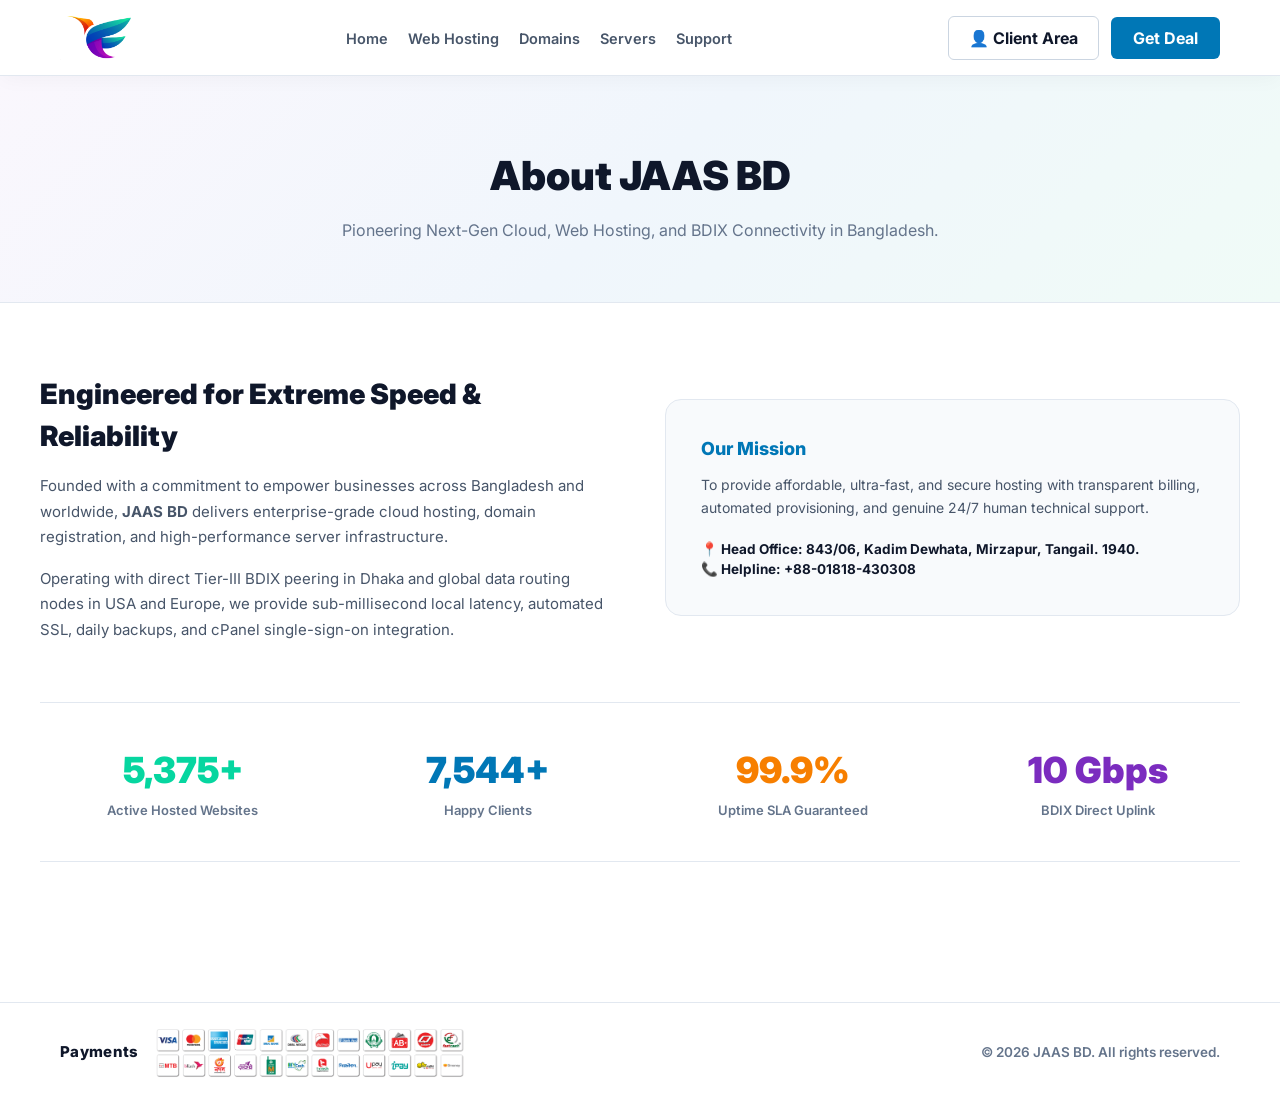
<file: about.html>
<!DOCTYPE html>
<html lang="en">
<head>
  <meta charset="UTF-8">
  <meta name="viewport" content="width=device-width, initial-scale=1.0">
  <title>About Us &bull; Infrastructure &amp; Datacenter | JAAS BD</title>
  <link rel="preconnect" href="https://fonts.googleapis.com">
  <link rel="preconnect" href="https://fonts.gstatic.com" crossorigin>
  <link href="https://fonts.googleapis.com/css2?family=Inter:wght@400;500;600;700;800;900&display=swap" rel="stylesheet">
  <style>
    * { box-sizing: border-box; margin: 0; padding: 0; }
    body {
      font-family: 'Inter', -apple-system, BlinkMacSystemFont, 'Segoe UI', Roboto, sans-serif;
      background: #FFFFFF;
      color: #0F172A;
      line-height: 1.5;
    }
    .container { max-width: 1200px; margin: 0 auto; padding: 0 20px; }

    header {
      background: #FFFFFF;
      border-bottom: 1px solid #E2E8F0;
      position: sticky;
      top: 0;
      z-index: 100;
      box-shadow: 0 4px 20px -2px rgba(15, 23, 42, 0.04);
    }
    .header-inner {
      display: flex;
      align-items: center;
      justify-content: space-between;
      height: 75px;
      gap: 20px;
    }
    .header-inner nav {
      flex: 1;
      display: flex;
      justify-content: center;
    }
    .brand-wrap { display: flex; align-items: center; gap: 12px; text-decoration: none; flex-shrink: 0; }
    .brand-wrap img { height: 42px; width: auto; }
    .brand-name { font-size: 24px; font-weight: 900; }
    .nav-links {
      display: flex;
      align-items: center;
      justify-content: center;
      gap: 20px;
      list-style: none;
      margin: 0 auto;
      padding: 0;
    }
    .nav-links a { color: #475569; text-decoration: none; font-size: 14.5px; font-weight: 600; }
    .nav-links a:hover { color: #0077B6; }

    .hero-banner {
      background: linear-gradient(135deg, #FAF7FD 0%, #F0F6FC 50%, #F0FBF7 100%);
      padding: 70px 0 60px;
      text-align: center;
      border-bottom: 1px solid #E2E8F0;
    }
    .hero-title { font-size: 40px; font-weight: 900; color: #0F172A; margin-bottom: 12px; }
    .hero-sub { font-size: 16px; color: #64748B; max-width: 680px; margin: 0 auto; }

    .about-section { padding: 70px 0 80px; }
    .about-grid { display: grid; grid-template-columns: 1fr 1fr; gap: 50px; align-items: center; margin-bottom: 60px; }
    @media (max-width: 900px) { .about-grid { grid-template-columns: 1fr; } }

    .stats-strip {
      display: grid;
      grid-template-columns: repeat(4, 1fr);
      gap: 20px;
      padding: 40px 0;
      border-top: 1px solid #E2E8F0;
      border-bottom: 1px solid #E2E8F0;
      margin-bottom: 60px;
      text-align: center;
    }
    @media (max-width: 768px) { .stats-strip { grid-template-columns: repeat(2, 1fr); } }
    .stat-n { font-size: 36px; font-weight: 900; color: #0077B6; margin-bottom: 4px; }
    .stat-l { font-size: 13px; color: #64748B; font-weight: 600; }

    footer {
      background: #FFFFFF;
      border-top: 1px solid #E2E8F0;
      padding: 18px 0;
      font-size: 13.5px;
      color: #64748B;
    }
    .footer-bottom-bar {
      display: flex;
      align-items: center;
      justify-content: space-between;
      flex-wrap: wrap;
      gap: 20px;
    }
    .footer-bottom-left-payments {
      display: flex;
      align-items: center;
      gap: 18px;
      flex-wrap: wrap;
    }
    .footer-payments-label {
      font-size: 15px;
      font-weight: 800;
      color: #0F172A;
      letter-spacing: 0.3px;
      white-space: nowrap;
    }
    .sslcommerz-footer-banner {
      height: 64px;
      max-height: 70px;
      width: auto;
      max-width: 100%;
      object-fit: contain;
      display: block;
    }
    .footer-bottom-right-copy {
      color: #64748B;
      font-size: 13.5px;
      font-weight: 600;
      text-align: right;
      white-space: nowrap;
    }
    @media (max-width: 800px) {
      .footer-bottom-bar {
        flex-direction: column;
        align-items: center;
        text-align: center;
        gap: 14px;
      }
      .footer-bottom-left-payments {
        justify-content: center;
      }
      .footer-bottom-right-copy {
        text-align: center;
        white-space: normal;
      }
    }
  </style>
</head>
<body>

  <header>
    <div class="container header-inner">
      <a href="index.html" class="brand-wrap">
        <img src="assets/images/jaasbd-logo.png" alt="JAAS BD" style="height:44px; width:auto;">
      </a>

      <nav>
        <ul class="nav-links">
          <li><a href="index.html">Home</a></li>
          <li><a href="hosting.html">Web Hosting</a></li>
          <li><a href="domain.html">Domains</a></li>
          <li><a href="servers.html">Servers</a></li>
          <li><a href="contact.html">Support</a></li>
        </ul>
      </nav>

      <div style="display:flex; align-items:center; gap:12px;">
        <a href="login.html" style="padding:9px 20px; border:1px solid #CBD5E1; color:#0F172A; text-decoration:none; font-weight:700; border-radius:6px;">&#128100; Client Area</a>
        <a href="order.html?plan=business-hosting" style="padding:9px 22px; background:#0077B6; color:#FFFFFF; text-decoration:none; font-weight:700; border-radius:6px;">Get Deal</a>
      </div>
    </div>
  </header>

  <div class="hero-banner">
    <div class="container">
      <h1 class="hero-title">About JAAS BD</h1>
      <p class="hero-sub">Pioneering Next-Gen Cloud, Web Hosting, and BDIX Connectivity in Bangladesh.</p>
    </div>
  </div>

  <div class="container about-section">
    <div class="about-grid">
      <div>
        <h2 style="font-size:28px; font-weight:900; color:#0F172A; margin-bottom:16px;">
          Engineered for Extreme Speed &amp; Reliability
        </h2>
        <p style="font-size:15px; color:#475569; line-height:1.7; margin-bottom:16px;">
          Founded with a commitment to empower businesses across Bangladesh and worldwide, <strong>JAAS BD</strong> delivers enterprise-grade cloud hosting, domain registration, and high-performance server infrastructure.
        </p>
        <p style="font-size:15px; color:#475569; line-height:1.7;">
          Operating with direct Tier-III BDIX peering in Dhaka and global data routing nodes in USA and Europe, we provide sub-millisecond local latency, automated SSL, daily backups, and cPanel single-sign-on integration.
        </p>
      </div>

      <div style="background:#F8FAFC; border:1px solid #E2E8F0; border-radius:16px; padding:35px;">
        <h3 style="font-size:18px; font-weight:800; color:#0077B6; margin-bottom:12px;">Our Mission</h3>
        <p style="font-size:14px; color:#475569; line-height:1.6; margin-bottom:20px;">
          To provide affordable, ultra-fast, and secure hosting with transparent billing, automated provisioning, and genuine 24/7 human technical support.
        </p>
        <div style="font-size:13.5px; color:#0F172A; font-weight:700;">
          &#128205; Head Office: 843/06, Kadim Dewhata, Mirzapur, Tangail. 1940.<br>
          &#128222; Helpline: +88-01818-430308
        </div>
      </div>
    </div>

    <div class="stats-strip">
      <div>
        <div class="stat-n" style="color:#06D6A0;">5,375+</div>
        <div class="stat-l">Active Hosted Websites</div>
      </div>
      <div>
        <div class="stat-n" style="color:#0077B6;">7,544+</div>
        <div class="stat-l">Happy Clients</div>
      </div>
      <div>
        <div class="stat-n" style="color:#F77F00;">99.9%</div>
        <div class="stat-l">Uptime SLA Guaranteed</div>
      </div>
      <div>
        <div class="stat-n" style="color:#7B2CBF;">10 Gbps</div>
        <div class="stat-l">BDIX Direct Uplink</div>
      </div>
    </div>
  </div>

  <!-- Footer -->
  <footer>
    <div class="container footer-bottom-bar">
      <div class="footer-bottom-left-payments">
        <span class="footer-payments-label">Payments</span>
        <img src="assets/images/pay-sslcommerz.png" alt="Accepted Payment Methods" class="sslcommerz-footer-banner">
      </div>
      <div class="footer-bottom-right-copy">
        &copy; 2026 JAAS BD. All rights reserved.
      </div>
    </div>
  </footer>

</body>
</html>
</file>
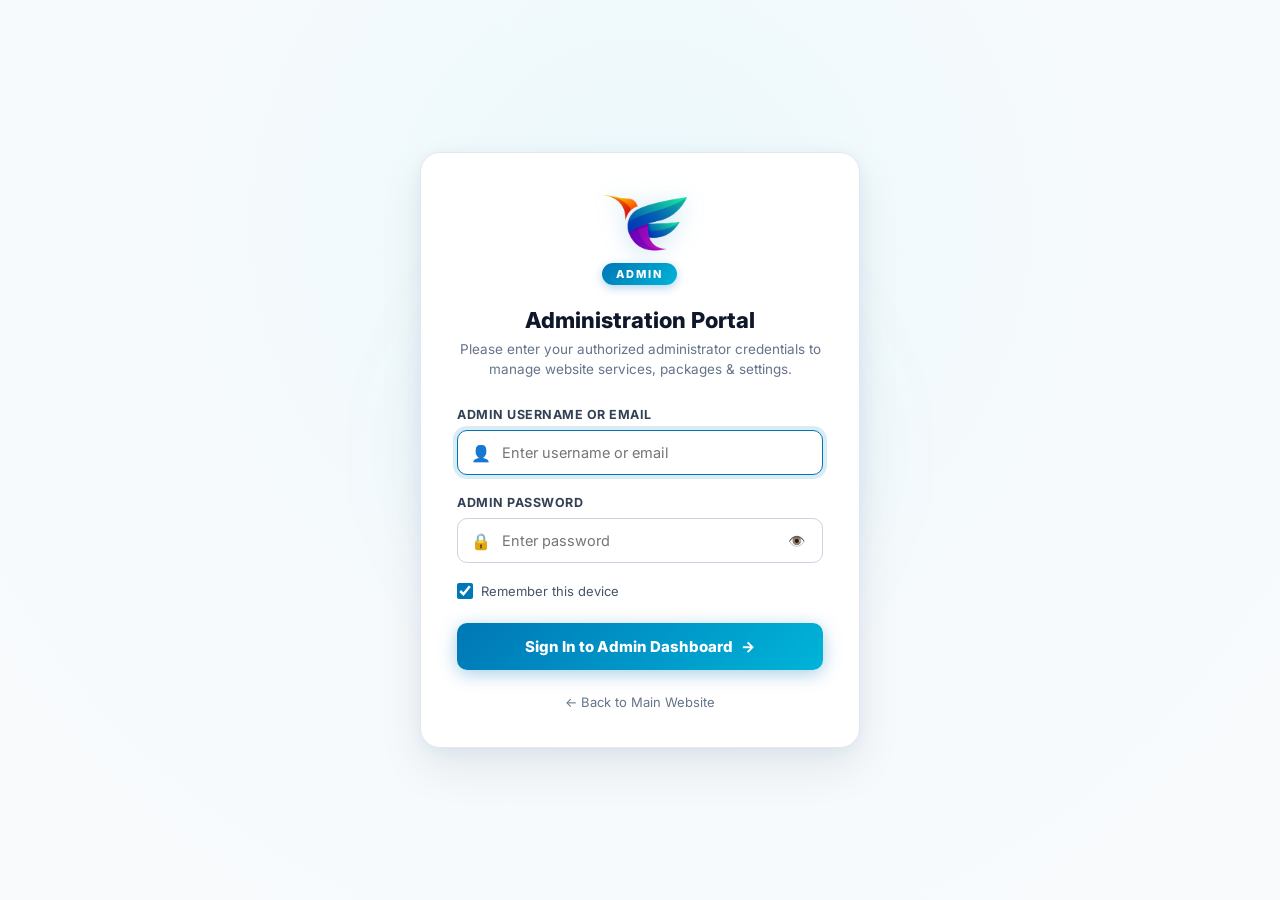
<file: admin-login.html>
<!DOCTYPE html>
<html lang="en">
<head>
  <meta charset="UTF-8">
  <meta name="viewport" content="width=device-width, initial-scale=1.0">
  <title>JAAS BD &bull; Administrator Login</title>
  <link rel="icon" type="image/png" href="assets/images/jaasbd-logo.png">
  <link rel="preconnect" href="https://fonts.googleapis.com">
  <link rel="preconnect" href="https://fonts.gstatic.com" crossorigin>
  <link href="https://fonts.googleapis.com/css2?family=Inter:wght@400;500;600;700;800;900&display=swap" rel="stylesheet">
  <style>
    * { box-sizing: border-box; margin: 0; padding: 0; }
    body {
      font-family: 'Inter', -apple-system, BlinkMacSystemFont, 'Segoe UI', Roboto, sans-serif;
      min-height: 100vh;
      background: radial-gradient(circle at 50% 25%, rgba(0, 180, 216, 0.08) 0%, rgba(0, 119, 182, 0.04) 45%, #F8FAFC 90%);
      color: #0F172A;
      display: flex;
      align-items: center;
      justify-content: center;
      padding: 24px;
      position: relative;
      overflow-x: hidden;
    }

    /* Ambient Glow Behind Card */
    .glow-sphere {
      position: absolute;
      width: 480px;
      height: 480px;
      background: radial-gradient(circle, rgba(0, 180, 216, 0.18) 0%, rgba(0, 119, 182, 0.06) 50%, transparent 70%);
      border-radius: 50%;
      top: 50%;
      left: 50%;
      transform: translate(-50%, -50%);
      pointer-events: none;
      filter: blur(50px);
    }

    .login-container {
      width: 100%;
      max-width: 440px;
      position: relative;
      z-index: 10;
    }

    .login-card {
      background: #FFFFFF;
      border: 1px solid #E2E8F0;
      border-radius: 20px;
      padding: 42px 36px 36px;
      box-shadow: 0 20px 45px rgba(15, 23, 42, 0.08), 0 4px 16px rgba(0, 119, 182, 0.06);
      text-align: center;
    }

    .brand-logo-wrap {
      display: inline-flex;
      flex-direction: column;
      align-items: center;
      margin-bottom: 22px;
      text-decoration: none;
    }
    .brand-logo-img {
      height: 58px;
      width: auto;
      object-fit: contain;
      filter: drop-shadow(0 4px 12px rgba(0, 119, 182, 0.2));
      margin-bottom: 10px;
    }
    .admin-pill-badge {
      display: inline-block;
      font-size: 11px;
      font-weight: 800;
      letter-spacing: 2px;
      text-transform: uppercase;
      padding: 4px 14px;
      border-radius: 999px;
      background: linear-gradient(135deg, #0077B6 0%, #00B4D8 100%);
      color: #FFFFFF;
      box-shadow: 0 3px 10px rgba(0, 119, 182, 0.3);
    }

    .card-title {
      font-size: 22px;
      font-weight: 800;
      color: #0F172A;
      margin-bottom: 6px;
    }
    .card-subtitle {
      font-size: 13.5px;
      color: #64748B;
      margin-bottom: 28px;
      line-height: 1.5;
    }

    .form-group {
      text-align: left;
      margin-bottom: 20px;
    }
    .form-label {
      display: block;
      font-size: 12.5px;
      font-weight: 700;
      color: #334155;
      margin-bottom: 8px;
      text-transform: uppercase;
      letter-spacing: 0.5px;
    }
    .input-wrap {
      position: relative;
    }
    .input-icon {
      position: absolute;
      left: 14px;
      top: 50%;
      transform: translateY(-50%);
      font-size: 16px;
      color: #0077B6;
      pointer-events: none;
    }
    .form-control {
      width: 100%;
      padding: 13px 14px 13px 44px;
      background: #FFFFFF;
      border: 1.5px solid #CBD5E1;
      border-radius: 10px;
      font-size: 14.5px;
      color: #0F172A;
      font-family: inherit;
      outline: none;
      transition: all 0.2s ease;
    }
    .form-control:focus {
      border-color: #0077B6;
      box-shadow: 0 0 0 4px rgba(0, 119, 182, 0.15);
      background: #FFFFFF;
    }
    .toggle-pass-btn {
      position: absolute;
      right: 14px;
      top: 50%;
      transform: translateY(-50%);
      background: none;
      border: none;
      color: #64748B;
      cursor: pointer;
      font-size: 14px;
      padding: 4px;
    }
    .toggle-pass-btn:hover { color: #0077B6; }

    .form-options-row {
      display: flex;
      align-items: center;
      justify-content: space-between;
      margin-bottom: 24px;
      font-size: 13px;
      color: #475569;
    }
    .remember-wrap {
      display: flex;
      align-items: center;
      gap: 8px;
      cursor: pointer;
    }
    .remember-wrap input[type="checkbox"] {
      accent-color: #0077B6;
      width: 16px;
      height: 16px;
      cursor: pointer;
    }

    .btn-login-submit {
      width: 100%;
      padding: 14px;
      border: none;
      border-radius: 10px;
      background: linear-gradient(135deg, #0077B6 0%, #00B4D8 100%);
      color: #FFFFFF;
      font-size: 15px;
      font-weight: 800;
      font-family: inherit;
      cursor: pointer;
      box-shadow: 0 4px 18px rgba(0, 119, 182, 0.35);
      transition: all 0.2s ease;
      display: flex;
      align-items: center;
      justify-content: center;
      gap: 8px;
    }
    .btn-login-submit:hover {
      transform: translateY(-2px);
      box-shadow: 0 6px 24px rgba(0, 119, 182, 0.5);
      background: linear-gradient(135deg, #023E8A 0%, #0096C7 100%);
    }
    .btn-login-submit:active {
      transform: translateY(0);
    }
    .btn-login-submit:disabled {
      opacity: 0.6;
      cursor: not-allowed;
    }

    /* Error Alert */
    .alert-error {
      background: #FEF2F2;
      border: 1px solid #FCA5A5;
      color: #DC2626;
      padding: 12px 16px;
      border-radius: 10px;
      font-size: 13px;
      font-weight: 600;
      margin-bottom: 20px;
      display: none;
      text-align: left;
    }


    .back-home-link {
      display: inline-flex;
      align-items: center;
      gap: 6px;
      margin-top: 24px;
      font-size: 13px;
      color: #64748B;
      text-decoration: none;
      transition: color 0.2s;
    }
    .back-home-link:hover { color: #0077B6; }
  </style>
</head>
<body>

  <div class="glow-sphere"></div>

  <div class="login-container">
    <div class="login-card">

      <!-- Logo & Brand Header -->
      <a href="index.html" class="brand-logo-wrap">
        <img src="assets/images/jaasbd-logo.png" alt="JAAS BD Logo" class="brand-logo-img">
        <div class="admin-pill-badge">ADMIN</div>
      </a>

      <h1 class="card-title">Administration Portal</h1>
      <p class="card-subtitle">Please enter your authorized administrator credentials to manage website services, packages &amp; settings.</p>

      <!-- Alert Box -->
      <div id="loginErrorAlert" class="alert-error"></div>

      <!-- Login Form -->
      <form id="adminLoginForm" onsubmit="handleAdminLogin(event)">
        <div class="form-group">
          <label class="form-label" for="adminUsername">Admin Username or Email</label>
          <div class="input-wrap">
            <span class="input-icon">👤</span>
            <input type="text" id="adminUsername" class="form-control" placeholder="Enter username or email" required autofocus>
          </div>
        </div>

        <div class="form-group">
          <label class="form-label" for="adminPassword">Admin Password</label>
          <div class="input-wrap">
            <span class="input-icon">🔒</span>
            <input type="password" id="adminPassword" class="form-control" placeholder="Enter password" required>
            <button type="button" class="toggle-pass-btn" onclick="togglePasswordVisibility()">👁️</button>
          </div>
        </div>

        <div class="form-options-row">
          <label class="remember-wrap">
            <input type="checkbox" id="rememberMe" checked>
            <span>Remember this device</span>
          </label>
        </div>

        <button type="submit" id="loginBtn" class="btn-login-submit">
          <span>Sign In to Admin Dashboard</span>
          <span>&rarr;</span>
        </button>
      </form>

      <div>
        <a href="index.html" class="back-home-link">
          &larr; Back to Main Website
        </a>
      </div>

    </div>
  </div>

  <script>
    // Check if already authenticated
    (function checkExistingSession() {
      if (sessionStorage.getItem('jaas_admin_logged_in') === 'true' || localStorage.getItem('jaas_admin_logged_in') === 'true') {
        window.location.replace('admin.html');
      }
    })();

    function togglePasswordVisibility() {
      const pass = document.getElementById('adminPassword');
      pass.type = pass.type === 'password' ? 'text' : 'password';
    }

    async function handleAdminLogin(e) {
      e.preventDefault();
      const username = document.getElementById('adminUsername').value.trim();
      const password = document.getElementById('adminPassword').value.trim();
      const remember = document.getElementById('rememberMe').checked;
      const errorBox = document.getElementById('loginErrorAlert');
      const loginBtn = document.getElementById('loginBtn');

      errorBox.style.display = 'none';
      errorBox.innerText = '';
      loginBtn.disabled = true;
      loginBtn.innerHTML = '<span>Verifying credentials...</span>';

      try {
        let authSuccess = false;
        let loggedUser = username;

        // Try PHP MySQL API first, then Node.js API
        const loginEndpoints = ['api.php?action=admin_login', '/api/admin/login'];
        for (const ep of loginEndpoints) {
          try {
            const resp = await fetch(ep, {
              method: 'POST',
              headers: { 'Content-Type': 'application/json' },
              body: JSON.stringify({ username, password })
            });
            if (resp.ok) {
              const resData = await resp.json();
              if (resData.success) {
                authSuccess = true;
                loggedUser = resData.user || username;
                break;
              }
            }
          } catch (netErr) {}
        }

        if (authSuccess) {
          // Success!
          sessionStorage.setItem('jaas_admin_logged_in', 'true');
          sessionStorage.setItem('jaas_admin_user', loggedUser);
          if (remember) {
            localStorage.setItem('jaas_admin_logged_in', 'true');
            localStorage.setItem('jaas_admin_user', loggedUser);
          }

          loginBtn.innerHTML = '<span>✓ Authentication Successful! Redirecting...</span>';
          loginBtn.style.background = '#059669';

          setTimeout(() => {
            window.location.href = 'admin.html';
          }, 500);
          return;
        } else {
          // Check static/local config or show error
          throw new Error('Invalid username or password');
        }
      } catch (err) {
        // Fallback local check in case server is purely static
        if ((username === 'admin' || username === 'admin@jaasbd.com') && password === 'admin123') {
          sessionStorage.setItem('jaas_admin_logged_in', 'true');
          sessionStorage.setItem('jaas_admin_user', username);
          if (remember) {
            localStorage.setItem('jaas_admin_logged_in', 'true');
            localStorage.setItem('jaas_admin_user', username);
          }
          loginBtn.innerHTML = '<span>✓ Access Granted!</span>';
          loginBtn.style.background = '#059669';
          setTimeout(() => {
            window.location.href = 'admin.html';
          }, 600);
          return;
        }

        errorBox.innerText = '⚠️ ' + (err.message || 'Invalid username or password! Please try again.');
        errorBox.style.display = 'block';
        loginBtn.disabled = false;
        loginBtn.innerHTML = '<span>Sign In to Admin Dashboard</span><span>&rarr;</span>';
      }
    }
  </script>

</body>
</html>
</file>
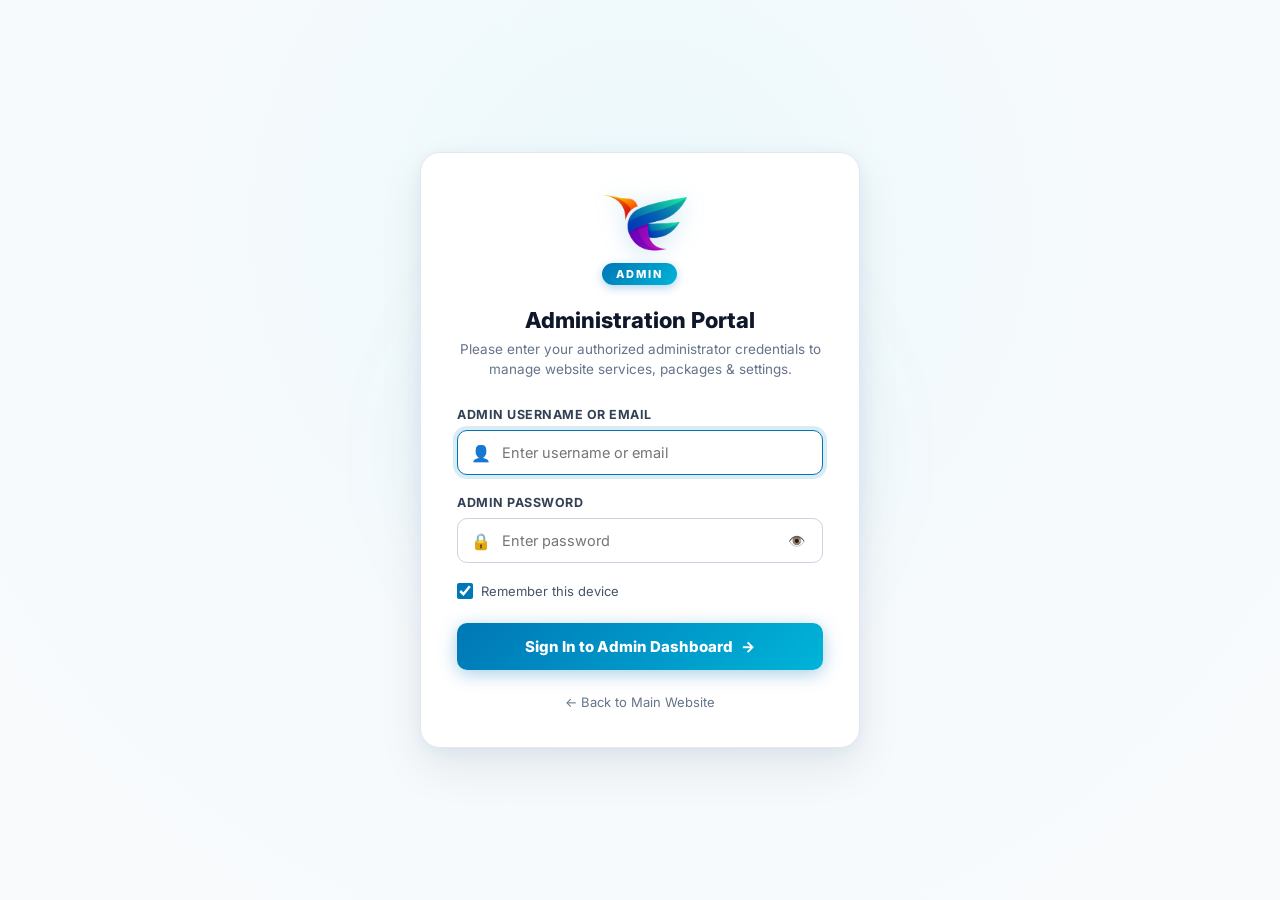
<file: admin.html>
<!DOCTYPE html>
<html lang="en">
<head>
  <meta charset="UTF-8">
  <meta name="viewport" content="width=device-width, initial-scale=1.0">
  <title>JAAS BD &bull; Website Administration (ADMIN)</title>
  <link rel="icon" type="image/png" href="assets/images/jaasbd-logo.png">
  <link rel="preconnect" href="https://fonts.googleapis.com">
  <link rel="preconnect" href="https://fonts.gstatic.com" crossorigin>
  <link href="https://fonts.googleapis.com/css2?family=Inter:wght@400;500;600;700;800;900&display=swap" rel="stylesheet">
  
  <!-- Security Authentication Gatekeeper -->
  <script>
    if (sessionStorage.getItem('jaas_admin_logged_in') !== 'true' && localStorage.getItem('jaas_admin_logged_in') !== 'true') {
      window.location.replace('admin-login.html');
    }
  </script>

  <style>
    * { box-sizing: border-box; margin: 0; padding: 0; }
    body {
      font-family: 'Inter', -apple-system, BlinkMacSystemFont, 'Segoe UI', Roboto, sans-serif;
      background: #F8FAFC;
      color: #0F172A;
      display: flex;
      min-height: 100vh;
    }

    /* Left Sidebar - Crisp Modern WHITE Background with Clear Separation */
    .admin-sidebar {
      width: 290px;
      background: #FFFFFF;
      color: #0F172A;
      display: flex;
      flex-direction: column;
      flex-shrink: 0;
      border-right: 1px solid #E2E8F0;
      box-shadow: 2px 0 16px rgba(15, 23, 42, 0.04);
      position: sticky;
      top: 0;
      height: 100vh;
      z-index: 20;
    }

    /* Brand Header with ONLY Logo and ADMIN Badge Directly Below */
    .admin-brand {
      padding: 24px 20px 20px;
      display: flex;
      flex-direction: column;
      align-items: center;
      text-align: center;
      gap: 10px;
      border-bottom: 1px solid #E2E8F0;
      background: #FAFAFC;
      text-decoration: none;
      transition: background 0.2s;
    }
    .admin-brand:hover {
      background: #F1F5F9;
    }
    .admin-brand img {
      height: 52px;
      width: auto;
      object-fit: contain;
      filter: drop-shadow(0 2px 8px rgba(0, 119, 182, 0.25));
    }
    .brand-badge {
      font-size: 11px;
      font-weight: 800;
      letter-spacing: 2px;
      padding: 4px 16px;
      border-radius: 999px;
      background: linear-gradient(135deg, #0077B6 0%, #00B4D8 100%);
      color: #FFFFFF;
      text-transform: uppercase;
      box-shadow: 0 2px 8px rgba(0, 119, 182, 0.3);
    }

    .admin-menu {
      padding: 18px 12px;
      list-style: none;
      flex: 1;
      overflow-y: auto;
    }
    .admin-menu li { margin-bottom: 4px; }
    .menu-link {
      display: flex;
      align-items: center;
      gap: 12px;
      padding: 11px 16px;
      border-radius: 9px;
      color: #475569;
      text-decoration: none;
      font-size: 13.5px;
      font-weight: 600;
      transition: all 0.15s ease;
      cursor: pointer;
      border: 1px solid transparent;
    }
    .menu-link:hover {
      background: #F1F5F9;
      color: #0077B6;
    }
    .menu-link.active {
      background: linear-gradient(135deg, #0077B6 0%, #00B4D8 100%);
      color: #FFFFFF;
      font-weight: 700;
      box-shadow: 0 4px 14px rgba(0, 119, 182, 0.3);
    }
    .menu-link .num-pill {
      font-size: 11px;
      background: #E2E8F0;
      color: #475569;
      padding: 2px 8px;
      border-radius: 999px;
      margin-left: auto;
      font-weight: 700;
    }
    .menu-link.active .num-pill {
      background: rgba(255, 255, 255, 0.25);
      color: #FFFFFF;
    }

    .sidebar-user {
      padding: 16px 20px;
      border-top: 1px solid #E2E8F0;
      background: #FAFAFC;
      font-size: 12px;
      color: #64748B;
      display: flex;
      align-items: center;
      justify-content: space-between;
    }
    .btn-logout {
      background: #FEF2F2;
      border: 1px solid #FCA5A5;
      color: #DC2626;
      padding: 5px 12px;
      border-radius: 6px;
      font-size: 12px;
      font-weight: 700;
      cursor: pointer;
      transition: all 0.2s;
    }
    .btn-logout:hover {
      background: #DC2626;
      color: #FFFFFF;
      border-color: #DC2626;
    }

    /* Main Content Area */
    .admin-main {
      flex: 1;
      display: flex;
      flex-direction: column;
      min-width: 0;
      height: 100vh;
      overflow-y: auto;
    }

    /* Top Bar */
    .admin-header {
      background: #FFFFFF;
      height: 70px;
      padding: 0 32px;
      border-bottom: 1px solid #E2E8F0;
      display: flex;
      align-items: center;
      justify-content: space-between;
      position: sticky;
      top: 0;
      z-index: 50;
      box-shadow: 0 1px 3px rgba(0,0,0,0.03);
    }
    .header-left {
      display: flex;
      align-items: center;
      gap: 16px;
    }
    .header-title {
      font-size: 19px;
      font-weight: 800;
      color: #0F172A;
    }
    .header-actions {
      display: flex;
      align-items: center;
      gap: 12px;
    }
    .btn-save-all {
      background: linear-gradient(135deg, #0077B6 0%, #00B4D8 100%);
      color: #FFFFFF;
      border: none;
      padding: 10px 22px;
      border-radius: 8px;
      font-size: 13.5px;
      font-weight: 800;
      cursor: pointer;
      box-shadow: 0 4px 14px rgba(0, 119, 182, 0.3);
      transition: all 0.2s;
      display: flex;
      align-items: center;
      gap: 8px;
    }
    .btn-save-all:hover {
      background: linear-gradient(135deg, #0284C7 0%, #38BDF8 100%);
      transform: translateY(-1px);
    }
    .btn-view-site {
      background: #FFFFFF;
      border: 1px solid #CBD5E1;
      padding: 9px 16px;
      border-radius: 8px;
      color: #334155;
      font-size: 13px;
      font-weight: 700;
      text-decoration: none;
      transition: all 0.2s;
    }
    .btn-view-site:hover {
      border-color: #0077B6;
      color: #0077B6;
    }

    /* Content Area */
    .admin-content {
      padding: 32px;
      max-width: 1400px;
      width: 100%;
    }

    .admin-tab { display: none; }
    .admin-tab.active { display: block; animation: fadeIn 0.2s ease; }

    @keyframes fadeIn {
      from { opacity: 0; transform: translateY(4px); }
      to { opacity: 1; transform: translateY(0); }
    }

    .admin-card {
      background: #FFFFFF;
      border-radius: 14px;
      border: 1px solid #E2E8F0;
      padding: 28px;
      margin-bottom: 24px;
      box-shadow: 0 1px 4px rgba(0,0,0,0.03);
    }
    .card-header {
      display: flex;
      align-items: center;
      justify-content: space-between;
      margin-bottom: 24px;
      padding-bottom: 16px;
      border-bottom: 1px solid #F1F5F9;
      flex-wrap: wrap;
      gap: 12px;
    }
    .card-title {
      font-size: 18px;
      font-weight: 800;
      color: #0F172A;
    }
    .card-desc {
      font-size: 13px;
      color: #64748B;
      margin-top: 4px;
    }

    /* Category Filter Tabs for Packages */
    .cat-filter-wrap {
      display: flex;
      align-items: center;
      gap: 10px;
      margin-bottom: 22px;
      flex-wrap: wrap;
      background: #F1F5F9;
      padding: 6px;
      border-radius: 10px;
    }
    .cat-filter-btn {
      padding: 8px 16px;
      border: none;
      background: transparent;
      border-radius: 7px;
      font-size: 13px;
      font-weight: 700;
      color: #475569;
      cursor: pointer;
      transition: all 0.15s;
    }
    .cat-filter-btn:hover {
      color: #0077B6;
      background: rgba(255, 255, 255, 0.7);
    }
    .cat-filter-btn.active {
      background: #FFFFFF;
      color: #0077B6;
      box-shadow: 0 2px 8px rgba(0, 0, 0, 0.08);
      font-weight: 800;
    }

    /* Grid Layouts */
    .form-grid-2 {
      display: grid;
      grid-template-columns: repeat(2, 1fr);
      gap: 20px;
    }
    .form-grid-3 {
      display: grid;
      grid-template-columns: repeat(3, 1fr);
      gap: 18px;
    }
    @media (max-width: 900px) {
      .form-grid-2, .form-grid-3 { grid-template-columns: 1fr; }
    }

    .form-group {
      margin-bottom: 18px;
    }
    .form-group label {
      display: block;
      font-size: 13px;
      font-weight: 700;
      color: #334155;
      margin-bottom: 6px;
    }
    .form-control {
      width: 100%;
      padding: 10px 14px;
      border: 1px solid #CBD5E1;
      border-radius: 8px;
      font-size: 14px;
      color: #0F172A;
      background: #FFFFFF;
      font-family: inherit;
      transition: all 0.2s;
    }
    .form-control:focus {
      outline: none;
      border-color: #0077B6;
      box-shadow: 0 0 0 3px rgba(0, 119, 182, 0.15);
    }
    textarea.form-control {
      resize: vertical;
      min-height: 85px;
    }

    /* Image Preview Box */
    .img-preview-box {
      margin-top: 10px;
      padding: 10px 14px;
      border: 1px dashed #CBD5E1;
      border-radius: 8px;
      background: #F8FAFC;
      display: inline-flex;
      align-items: center;
      gap: 14px;
    }
    .img-preview-box img {
      max-height: 48px;
      max-width: 160px;
      object-fit: contain;
    }

    /* File Upload Controls */
    .btn-upload {
      background: #0077B6;
      color: #FFFFFF;
      border: none;
      padding: 9px 16px;
      border-radius: 8px;
      font-size: 13px;
      font-weight: 700;
      cursor: pointer;
      display: inline-flex;
      align-items: center;
      gap: 6px;
      white-space: nowrap;
      transition: all 0.2s;
    }
    .btn-upload:hover {
      background: #023E8A;
      box-shadow: 0 3px 10px rgba(0, 119, 182, 0.3);
    }
    .input-upload-group {
      display: flex;
      gap: 8px;
      align-items: center;
    }

    /* Category Head Pills */
    .category-head-pill {
      display: inline-flex;
      align-items: center;
      gap: 8px;
      background: #FFFFFF;
      border: 1.5px solid #CBD5E1;
      padding: 6px 14px;
      border-radius: 8px;
      font-size: 13px;
      font-weight: 700;
      color: #0F172A;
      box-shadow: 0 1px 3px rgba(0,0,0,0.05);
    }
    .category-head-pill .btn-icon-action {
      background: none;
      border: none;
      cursor: pointer;
      font-size: 13px;
      padding: 2px 4px;
      border-radius: 4px;
      transition: all 0.15s;
    }
    .category-head-pill .btn-icon-action:hover {
      background: #F1F5F9;
    }

    /* Footer CMS Column Cards */
    .footer-col-card {
      background: #F8FAFC;
      border: 1px solid #E2E8F0;
      border-radius: 10px;
      padding: 16px;
      margin-bottom: 16px;
    }

    /* Data Tables */
    .table-responsive {
      overflow-x: auto;
    }
    .data-table {
      width: 100%;
      border-collapse: collapse;
      font-size: 13.5px;
    }
    .data-table th {
      background: #F8FAFC;
      color: #475569;
      font-weight: 700;
      text-align: left;
      padding: 12px 16px;
      border-bottom: 2px solid #E2E8F0;
    }
    .data-table td {
      padding: 14px 16px;
      border-bottom: 1px solid #E2E8F0;
      color: #1E293B;
      vertical-align: middle;
    }
    .data-table tr:hover td {
      background: #F8FAFC;
    }

    /* Badges */
    .badge {
      display: inline-block;
      padding: 4px 10px;
      border-radius: 999px;
      font-size: 11px;
      font-weight: 800;
      text-transform: uppercase;
      letter-spacing: 0.5px;
    }
    .badge-primary { background: #EFF6FF; color: #0077B6; }
    .badge-success { background: #DCFCE7; color: #166534; }
    .badge-warning { background: #FEF3C7; color: #B45309; }
    .badge-purple { background: #F3E8FF; color: #7E22CE; }

    /* Action Buttons */
    .btn-sm {
      padding: 6px 12px;
      font-size: 12px;
      font-weight: 700;
      border-radius: 6px;
      border: 1px solid #CBD5E1;
      background: #FFFFFF;
      color: #334155;
      cursor: pointer;
      transition: all 0.15s;
    }
    .btn-sm:hover {
      border-color: #0077B6;
      color: #0077B6;
    }
    .btn-sm-danger {
      border-color: #FCA5A5;
      color: #DC2626;
      background: #FEF2F2;
    }
    .btn-sm-danger:hover {
      background: #DC2626;
      color: #FFFFFF;
    }
    .btn-primary-action {
      background: linear-gradient(135deg, #0077B6, #00B4D8);
      color: #FFFFFF;
      border: none;
      padding: 9px 18px;
      border-radius: 7px;
      font-size: 13px;
      font-weight: 800;
      cursor: pointer;
      box-shadow: 0 2px 8px rgba(0, 119, 182, 0.25);
      transition: all 0.15s;
    }
    .btn-primary-action:hover {
      background: linear-gradient(135deg, #0284C7, #38BDF8);
      transform: translateY(-1px);
    }

    /* Modal */
    .modal-overlay {
      position: fixed;
      inset: 0;
      background: rgba(15, 23, 42, 0.7);
      backdrop-filter: blur(4px);
      display: none;
      align-items: center;
      justify-content: center;
      z-index: 1000;
      padding: 20px;
    }
    .modal-box {
      background: #FFFFFF;
      border-radius: 16px;
      max-width: 680px;
      width: 100%;
      max-height: 90vh;
      overflow-y: auto;
      padding: 32px;
      box-shadow: 0 25px 60px rgba(0, 0, 0, 0.25);
    }

    /* Toast */
    .toast-msg {
      position: fixed;
      bottom: 24px;
      right: 24px;
      background: #0F172A;
      color: #FFFFFF;
      padding: 14px 22px;
      border-radius: 8px;
      font-size: 14px;
      font-weight: 700;
      display: none;
      box-shadow: 0 10px 30px rgba(0,0,0,0.25);
      z-index: 9999;
      border-left: 4px solid #00B4D8;
    }
  </style>
</head>
<body>

  <!-- Sidebar: Crisp WHITE Background with Clear Separation -->
  <aside class="admin-sidebar">
    <!-- Brand Link with ONLY Logo and ADMIN Badge Directly Below -->
    <a href="index.html" class="admin-brand" title="View Public Website">
      <img src="assets/images/jaasbd-logo.png" alt="JAAS BD">
      <div class="brand-badge">ADMIN</div>
    </a>

    <ul class="admin-menu">
      <li>
        <a class="menu-link active" onclick="switchAdminTab('branding', this)">
          <span>🎨</span> 1. Branding &amp; Logo
          <span class="num-pill">Favicon/Logo</span>
        </a>
      </li>
      <li>
        <a class="menu-link" onclick="switchAdminTab('packages', this)">
          <span>📦</span> 2. Packages &amp; Pricing
          <span class="num-pill" id="pkgCountPill">12</span>
        </a>
      </li>
      <li>
        <a class="menu-link" onclick="switchAdminTab('domains', this)">
          <span>🌐</span> 3. Domain Pricing Table
          <span class="num-pill">TLDs</span>
        </a>
      </li>
      <li>
        <a class="menu-link" onclick="switchAdminTab('hero', this)">
          <span>🚀</span> 4. Hero Section &amp; Orbit
          <span class="num-pill">Header</span>
        </a>
      </li>
      <li>
        <a class="menu-link" onclick="switchAdminTab('contact', this)">
          <span>📍</span> 5. Contact &amp; Office Info
          <span class="num-pill">Single Office</span>
        </a>
      </li>
      <li>
        <a class="menu-link" onclick="switchAdminTab('testimonials', this)">
          <span>⭐</span> 6. Happy Testimonials
          <span class="num-pill" id="testiCountPill">3</span>
        </a>
      </li>
      <li>
        <a class="menu-link" onclick="switchAdminTab('orders', this)">
          <span>📑</span> 7. Orders &amp; Invoices
          <span class="num-pill" id="orderCountPill">0</span>
        </a>
      </li>
      <li>
        <a class="menu-link" onclick="switchAdminTab('security', this)">
          <span>🔒</span> 8. Admin Security
          <span class="num-pill">Pass</span>
        </a>
      </li>
      <li>
        <a class="menu-link" onclick="switchAdminTab('footer', this)">
          <span>📄</span> 9. Footer &amp; Content CMS
          <span class="num-pill">Footer/Menus</span>
        </a>
      </li>
    </ul>

    <div class="sidebar-user">
      <div>
        <div style="font-weight:700; color:#0F172A;">Admin Portal</div>
        <div style="font-size:11px; color:#0077B6;" id="sidebarUserLabel">User: admin</div>
      </div>
      <button type="button" class="btn-logout" onclick="adminLogout()" title="Sign Out">🚪 Logout</button>
    </div>
  </aside>

  <!-- Main Content Wrapper -->
  <main class="admin-main">
    
    <!-- Top Header -->
    <header class="admin-header">
      <div class="header-left">
        <h1 class="header-title" id="adminHeaderTitle">1. Website Branding &amp; Identity</h1>
      </div>
      <div class="header-actions">
        <a href="index.html" target="_blank" class="btn-view-site">🌐 View Live Website &rarr;</a>
        <button type="button" class="btn-save-all" onclick="saveAllConfigToServer()">
          <span>💾</span> Save All Changes
        </button>
      </div>
    </header>

    <div class="admin-content">

      <!-- ==========================================
           TAB 1: BRANDING & LOGO
           ========================================== -->
      <div class="admin-tab active" id="tab-branding">
        <div class="admin-card">
          <div class="card-header">
            <div>
              <h2 class="card-title">Logo &amp; Visual Identity</h2>
              <p class="card-desc">Control website Favicon, Header Logo, Footer Logo, and Meta Information.</p>
            </div>
          </div>

          <div class="form-grid-2">
            <div class="form-group">
              <label>Website Meta Title</label>
              <input type="text" id="cfgSiteTitle" class="form-control" value="JAAS BD • Web Hosting, BDIX VPS &amp; Cloud Servers in Bangladesh">
            </div>
            <div class="form-group">
              <label>Favicon (Browser Tab Icon)</label>
              <div class="input-upload-group">
                <input type="text" id="cfgFavicon" class="form-control" value="assets/images/jaasbd-logo.png" onchange="previewImg('previewFavicon', this.value)">
                <input type="file" id="fileFavicon" accept="image/*" style="display:none;" onchange="handleFileUpload(this, 'cfgFavicon', 'previewFavicon')">
                <button type="button" class="btn-upload" onclick="document.getElementById('fileFavicon').click()">📁 Upload</button>
              </div>
              <div class="img-preview-box">
                <img id="previewFavicon" src="assets/images/jaasbd-logo.png" alt="Favicon Preview">
                <span style="font-size:12px; color:#64748B;">Favicon Preview</span>
              </div>
            </div>
          </div>

          <div class="form-grid-2">
            <div class="form-group">
              <label>Header Brand Logo (Top Navbar)</label>
              <div class="input-upload-group">
                <input type="text" id="cfgHeaderLogo" class="form-control" value="assets/images/jaasbd-logo.png" onchange="previewImg('previewHeaderLogo', this.value)">
                <input type="file" id="fileHeaderLogo" accept="image/*" style="display:none;" onchange="handleFileUpload(this, 'cfgHeaderLogo', 'previewHeaderLogo')">
                <button type="button" class="btn-upload" onclick="document.getElementById('fileHeaderLogo').click()">📁 Upload</button>
              </div>
              <div class="img-preview-box">
                <img id="previewHeaderLogo" src="assets/images/jaasbd-logo.png" alt="Header Logo Preview">
                <span style="font-size:12px; color:#64748B;">Header Logo (Logo Only)</span>
              </div>
            </div>

            <div class="form-group">
              <label>Footer Brand Logo (Bottom Bar)</label>
              <div class="input-upload-group">
                <input type="text" id="cfgFooterLogo" class="form-control" value="assets/images/jaasbd-logo.png" onchange="previewImg('previewFooterLogo', this.value)">
                <input type="file" id="fileFooterLogo" accept="image/*" style="display:none;" onchange="handleFileUpload(this, 'cfgFooterLogo', 'previewFooterLogo')">
                <button type="button" class="btn-upload" onclick="document.getElementById('fileFooterLogo').click()">📁 Upload</button>
              </div>
              <div class="img-preview-box">
                <img id="previewFooterLogo" src="assets/images/jaasbd-logo.png" alt="Footer Logo Preview">
                <span style="font-size:12px; color:#64748B;">Footer Logo</span>
              </div>
            </div>
          </div>

          <div class="form-grid-2">
            <div class="form-group">
              <label>Main Tagline</label>
              <input type="text" id="cfgTagline" class="form-control" value="We Help Businesses Grow Online">
            </div>
            <div class="form-group">
              <label>Sub-Tagline / Description</label>
              <textarea id="cfgSubtagline" class="form-control">Get fast, secure and premium web hosting, domain names, business email, SSL, and cloud services to easily build and manage your website.</textarea>
            </div>
          </div>
        </div>
      </div>

      <!-- ==========================================
           TAB 2: PACKAGES & PRICING
           ========================================== -->
      <div class="admin-tab" id="tab-packages">
        <div class="admin-card">
          <div class="card-header">
            <div>
              <h2 class="card-title">Hosting Packages &amp; Pricing Manager</h2>
              <p class="card-desc">Manage the 3 packages of Web Hosting, 3 packages of BDIX Hosting, Cloud VPS &amp; Reseller plans.</p>
            </div>
            <button type="button" class="btn-primary-action" onclick="openAddPackageModal()">
              + Add New Package
            </button>
          </div>

          <!-- Category Heads / Tabs Manager -->
          <div style="background:#F8FAFC; border:1px solid #E2E8F0; border-radius:12px; padding:18px; margin-bottom:20px;">
            <div style="display:flex; justify-content:space-between; align-items:center; margin-bottom:12px; flex-wrap:wrap; gap:10px;">
              <div>
                <h4 style="font-size:15px; font-weight:800; color:#0F172A; margin-bottom:2px;">Get Deal Category Heads (Tabs)</h4>
                <p style="font-size:12.5px; color:#64748B;">Add, rename, or delete category heads displayed on the website and Get Deal order page.</p>
              </div>
              <button type="button" class="btn-upload" onclick="openAddCategoryModal()">
                + Add New Category Head
              </button>
            </div>
            <div id="categoryHeadsList" style="display:flex; flex-wrap:wrap; gap:8px;"></div>
          </div>

          <!-- Category Quick Filter Buttons (Dynamic) -->
          <div class="cat-filter-wrap" id="categoryFilterContainer"></div>

          <div class="table-responsive">
            <table class="data-table">
              <thead>
                <tr>
                  <th>Plan Name</th>
                  <th>Category</th>
                  <th>Badge</th>
                  <th>Regular Price</th>
                  <th>Sale / Discount Price</th>
                  <th>Save %</th>
                  <th>Govt. VAT</th>
                  <th>Actions</th>
                </tr>
              </thead>
              <tbody id="packagesTableBody">
                <!-- Populated dynamically via JS -->
              </tbody>
            </table>
          </div>
        </div>
      </div>

      <!-- ==========================================
           TAB 3: DOMAIN PRICING TABLE
           ========================================== -->
      <div class="admin-tab" id="tab-domains">
        <div class="admin-card">
          <div class="card-header">
            <div>
              <h2 class="card-title">Domain TLD Pricing Manager</h2>
              <p class="card-desc">Set registration, renewal, and transfer rates for each domain extension (.com, .bd, etc.).</p>
            </div>
            <button type="button" class="btn-primary-action" onclick="addDomainRow()">
              + Add New TLD
            </button>
          </div>

          <div class="table-responsive">
            <table class="data-table">
              <thead>
                <tr>
                  <th>TLD Extension</th>
                  <th>Register Price (BDT)</th>
                  <th>Renewal Price (BDT)</th>
                  <th>Transfer Price (BDT)</th>
                  <th>Actions</th>
                </tr>
              </thead>
              <tbody id="domainsTableBody">
                <!-- Populated via JS -->
              </tbody>
            </table>
          </div>
        </div>
      </div>

      <!-- ==========================================
           TAB 4: HERO SECTION & ORBIT
           ========================================== -->
      <div class="admin-tab" id="tab-hero">
        <div class="admin-card">
          <div class="card-header">
            <div>
              <h2 class="card-title">Hero Section &amp; Orbit Circle Settings</h2>
              <p class="card-desc">Modify top headline, badges, and the center bird logo in the rotating circle.</p>
            </div>
          </div>

          <div class="form-grid-2">
            <div class="form-group">
              <label>Hero Headline Part 1</label>
              <input type="text" id="cfgHeroLine1" class="form-control" value="We Help Businesses">
            </div>
            <div class="form-group">
              <label>Hero Headline Part 2 (Gradient Colored)</label>
              <input type="text" id="cfgHeroLine2" class="form-control" value="Grow Online">
            </div>
          </div>

          <div class="form-grid-2">
            <div class="form-group">
              <label>Hero Ribbon Badge Text</label>
              <input type="text" id="cfgHeroBadge" class="form-control" value="Next-Gen Cloud &amp; BDIX Web Hosting">
            </div>
            <div class="form-group">
              <label>Orbit Center Image (No Text &bull; Pure Logo)</label>
              <div class="input-upload-group">
                <input type="text" id="cfgOrbitImg" class="form-control" value="assets/images/jaasbd-logo.png" onchange="previewImg('previewOrbitImg', this.value)">
                <input type="file" id="fileOrbitImg" accept="image/*" style="display:none;" onchange="handleFileUpload(this, 'cfgOrbitImg', 'previewOrbitImg')">
                <button type="button" class="btn-upload" onclick="document.getElementById('fileOrbitImg').click()">📁 Upload</button>
              </div>
              <div class="img-preview-box">
                <img id="previewOrbitImg" src="assets/images/jaasbd-logo.png" alt="Orbit Preview">
                <span style="font-size:12px; color:#64748B;">Centered Bird Logo</span>
              </div>
            </div>
          </div>
        </div>
      </div>

      <!-- ==========================================
           TAB 5: CONTACT & OFFICE INFO
           ========================================== -->
      <div class="admin-tab" id="tab-contact">
        <div class="admin-card">
          <div class="card-header">
            <div>
              <h2 class="card-title">Company &amp; Single Office Contact Information</h2>
              <p class="card-desc">Sole official office in Mirzapur, Tangail and 24/7 hotline numbers.</p>
            </div>
          </div>

          <div class="form-grid-2">
            <div class="form-group">
              <label>Helpline / Contact Phone</label>
              <input type="text" id="cfgPhone" class="form-control" value="+88-01818-430308">
            </div>
            <div class="form-group">
              <label>WhatsApp Support Number</label>
              <input type="text" id="cfgWhatsapp" class="form-control" value="8801818430308">
            </div>
          </div>

          <div class="form-grid-2">
            <div class="form-group">
              <label>General Email</label>
              <input type="email" id="cfgEmail" class="form-control" value="info@jaasbd.com">
            </div>
            <div class="form-group">
              <label>Technical Support Email</label>
              <input type="email" id="cfgSupportEmail" class="form-control" value="support@jaasbd.com">
            </div>
          </div>

          <div class="form-group">
            <label>Single Official Office Address (Sole Office)</label>
            <input type="text" id="cfgAddress" class="form-control" value="843/06, Kadim Dewhata, Mirzapur, Tangail. 1940.">
          </div>
        </div>
      </div>

      <!-- ==========================================
           TAB 6: HAPPY TESTIMONIALS (WITH PICTURE)
           ========================================== -->
      <div class="admin-tab" id="tab-testimonials">
        <div class="admin-card">
          <div class="card-header">
            <div>
              <h2 class="card-title">Happy Testimonials &amp; Customer Reviews</h2>
              <p class="card-desc">Add, edit, and update client reviews with customer picture avatars and star ratings.</p>
            </div>
            <button type="button" class="btn-primary-action" onclick="openAddTestimonialModal()">
              + Add New Testimonial
            </button>
          </div>

          <div class="table-responsive">
            <table class="data-table">
              <thead>
                <tr>
                  <th>Customer Photo</th>
                  <th>Customer Name</th>
                  <th>Company / Designation</th>
                  <th>Rating</th>
                  <th>Review Summary</th>
                  <th>Actions</th>
                </tr>
              </thead>
              <tbody id="testimonialsTableBody">
                <!-- Populated dynamically via JS -->
              </tbody>
            </table>
          </div>
        </div>
      </div>

      <!-- ==========================================
           TAB 9: ORDERS & INVOICES
           ========================================== -->
      <div class="admin-tab" id="tab-orders">
        <div class="admin-card">
          <div class="card-header">
            <div>
              <h2 class="card-title">Client Orders &amp; A4 Invoices</h2>
              <p class="card-desc">View customer purchases, billing status, and print/open official A4 bills.</p>
            </div>
          </div>

          <div class="table-responsive">
            <table class="data-table">
              <thead>
                <tr>
                  <th>Invoice ID</th>
                  <th>Date</th>
                  <th>Customer Name</th>
                  <th>Package &amp; Domain</th>
                  <th>Total Amount</th>
                  <th>Status</th>
                  <th>Action</th>
                </tr>
              </thead>
              <tbody id="ordersTableBody">
                <!-- Populated via JS -->
              </tbody>
            </table>
          </div>
        </div>
      </div>

      <!-- ==========================================
           TAB 10: ADMIN SECURITY & PASSWORD
           ========================================== -->
      <div class="admin-tab" id="tab-security">
        <div class="admin-card">
          <div class="card-header">
            <div>
              <h2 class="card-title">Admin Account &amp; Login Security</h2>
              <p class="card-desc">Update your administrator username and password for backend login.</p>
            </div>
          </div>

          <div class="form-grid-2">
            <div class="form-group">
              <label>Admin Username</label>
              <input type="text" id="cfgAdminUser" class="form-control" value="admin">
            </div>
            <div class="form-group">
              <label>Admin Email</label>
              <input type="email" id="cfgAdminEmail" class="form-control" value="admin@jaasbd.com">
            </div>
          </div>

          <div class="form-grid-2">
            <div class="form-group">
              <label>New Admin Password</label>
              <input type="password" id="cfgAdminPass" class="form-control" placeholder="Leave unchanged or enter new password">
            </div>
            <div class="form-group">
              <label>Confirm Admin Password</label>
              <input type="password" id="cfgAdminPassConfirm" class="form-control" placeholder="Re-type new password">
            </div>
          </div>
        </div>
      </div>

      <!-- ==========================================
           TAB 9: FOOTER & CONTENT CMS
           ========================================== -->
      <div class="admin-tab" id="tab-footer">
        <div class="admin-card">
          <div class="card-header">
            <div>
              <h2 class="card-title">Footer &amp; Website Content CMS</h2>
              <p class="card-desc">Manage footer about text, copyright rights, payment methods picture/banner, and menu links.</p>
            </div>
          </div>

          <div class="form-grid-2">
            <div class="form-group">
              <label>Footer About / Company Summary</label>
              <textarea id="cfgFooterAbout" class="form-control" style="min-height: 80px;" placeholder="About JAAS BD in footer..."></textarea>
            </div>
            <div class="form-group">
              <label>Footer Copyright Rights Text</label>
              <input type="text" id="cfgFooterCopyright" class="form-control" placeholder="e.g. © 2026 JAAS BD. All Rights Reserved.">
              <span style="font-size:12px; color:#64748B; margin-top:4px; display:block;">Displayed at the very bottom next to payment methods.</span>
            </div>
          </div>

          <!-- Footer Payment Gateway Picture & Banner -->
          <div style="background:#F8FAFC; border:1px solid #E2E8F0; border-radius:12px; padding:20px; margin-top:15px; margin-bottom:20px;">
            <h4 style="font-size:15px; font-weight:800; color:#0F172A; margin-bottom:6px;">Footer Payment Methods Banner / Picture</h4>
            <p style="font-size:12.5px; color:#64748B; margin-bottom:14px;">Upload or set custom payment gateway banner image (SSLCommerz, bKash, Nagad, Visa, MasterCard) displayed in the footer.</p>

            <div class="form-grid-2">
              <div class="form-group">
                <label>Payment Picture / Banner Path or URL</label>
                <div class="input-upload-group">
                  <input type="text" id="cfgPaymentBanner" class="form-control" placeholder="assets/images/payment-methods.png" onchange="previewImg('previewPaymentBanner', this.value)">
                  <input type="file" id="filePaymentBanner" accept="image/*" style="display:none;" onchange="handleFileUpload(this, 'cfgPaymentBanner', 'previewPaymentBanner')">
                  <button type="button" class="btn-upload" onclick="document.getElementById('filePaymentBanner').click()">📁 Upload Picture</button>
                </div>
                <div class="img-preview-box" style="margin-top:10px;">
                  <img id="previewPaymentBanner" src="assets/images/jaasbd-logo.png" alt="Payment Banner Preview" style="max-height:50px; max-width:280px; object-fit:contain;">
                  <span style="font-size:12px; color:#64748B;">Payment Methods Preview</span>
                </div>
              </div>
              <div class="form-group">
                <label>Show Payment Methods in Footer</label>
                <div style="margin-top:10px;">
                  <label style="display:inline-flex; align-items:center; gap:8px; font-size:14px; font-weight:600; cursor:pointer;">
                    <input type="checkbox" id="cfgShowPaymentGateways" style="width:18px; height:18px;" checked>
                    <span>Display Payment Methods banner / badges in website footer</span>
                  </label>
                </div>
              </div>
            </div>
          </div>

          <!-- Footer Menu Columns Manager -->
          <div style="background:#F8FAFC; border:1px solid #E2E8F0; border-radius:12px; padding:20px;">
            <div style="display:flex; justify-content:space-between; align-items:center; margin-bottom:14px; flex-wrap:wrap; gap:10px;">
              <div>
                <h4 style="font-size:15px; font-weight:800; color:#0F172A; margin-bottom:2px;">Footer Menu Navigation Columns</h4>
                <p style="font-size:12.5px; color:#64748B;">Configure titles and links for footer navigation columns.</p>
              </div>
              <button type="button" class="btn-upload" onclick="addFooterMenuColumn()">
                + Add Menu Column
              </button>
            </div>
            <div id="footerMenuColumnsContainer" style="display:grid; grid-template-columns:repeat(auto-fit, minmax(280px, 1fr)); gap:16px;"></div>
          </div>

        </div>
      </div>

    </div>
  </main>

  <!-- Category Modal -->
  <div class="modal-overlay" id="categoryHeadModal">
    <div class="modal-box" style="max-width: 440px;">
      <div class="card-header">
        <h3 class="card-title" id="modalCatTitle">Add Category Head</h3>
        <button type="button" class="btn-sm" onclick="closeCategoryModal()">&times; Close</button>
      </div>
      <div class="form-group">
        <label>Category Name</label>
        <input type="text" id="editCatName" class="form-control" placeholder="e.g. BDIX Web Hosting" required>
      </div>
      <div class="form-group">
        <label>Category Icon / Emoji</label>
        <input type="text" id="editCatIcon" class="form-control" placeholder="e.g. 🇧🇩 or 💻 or ⚡">
      </div>
      <div style="display:flex; justify-content:flex-end; gap:12px; margin-top:20px;">
        <button type="button" class="btn-sm" onclick="closeCategoryModal()">Cancel</button>
        <button type="button" class="btn-primary-action" onclick="saveCategoryFromModal()">Save Category</button>
      </div>
    </div>
  </div>

  <!-- Edit/Add Package Modal -->
  <div class="modal-overlay" id="packageModal">
    <div class="modal-box">
      <div class="card-header">
        <h3 class="card-title" id="modalPkgTitle">Edit Hosting Package</h3>
        <button type="button" class="btn-sm" onclick="closePackageModal()">&times; Close</button>
      </div>

      <div class="form-grid-2">
        <div class="form-group">
          <label>Plan Name</label>
          <input type="text" id="editPkgName" class="form-control" placeholder="e.g. BDIX Starter Hosting">
        </div>
        <div class="form-group">
          <label>Category Head (Tab)</label>
          <select id="editPkgCategory" class="form-control">
            <!-- Dynamically populated from siteConfig.packageCategories -->
          </select>
        </div>
      </div>

      <!-- Pricing with Discount and VAT -->
      <div class="form-grid-3">
        <div class="form-group">
          <label>Badge / Ribbon</label>
          <input type="text" id="editPkgBadge" class="form-control" placeholder="e.g. Popular, 10Gbps BDIX">
        </div>
        <div class="form-group">
          <label>Regular Price (BDT/mo)</label>
          <input type="number" id="editPkgRegularPrice" class="form-control" placeholder="e.g. 199" oninput="autoComputeDiscount()">
          <span style="font-size:11px; color:#64748B;">Original price (crossed out)</span>
        </div>
        <div class="form-group">
          <label>Discount / Sale Price (BDT/mo)</label>
          <input type="number" id="editPkgBasePrice" class="form-control" placeholder="e.g. 134" oninput="autoComputeDiscount()">
          <span style="font-size:11px; color:#059669; font-weight:700;">Customer pays this price</span>
        </div>
      </div>

      <div class="form-grid-3">
        <div class="form-group">
          <label>Discount Save %</label>
          <input type="number" id="editPkgDiscountPercent" class="form-control" placeholder="e.g. 33">
          <span style="font-size:11px; color:#64748B;">Auto-calculated or custom</span>
        </div>
        <div class="form-group">
          <label>Govt. VAT / Tax (%)</label>
          <input type="number" id="editPkgVatRate" class="form-control" placeholder="0 for none, or 5" value="0">
          <span style="font-size:11px; color:#64748B;">0 = no VAT; >0 shows at checkout</span>
        </div>
        <div class="form-group">
          <label>Annual Price (BDT/yr)</label>
          <input type="number" id="editPkgAnnualPrice" class="form-control" placeholder="e.g. 1608">
          <span style="font-size:11px; color:#64748B;">Discounted yearly total</span>
        </div>
      </div>

      <div class="form-grid-2">
        <div class="form-group">
          <label>Storage Disk Space</label>
          <input type="text" id="editPkgStorage" class="form-control" placeholder="e.g. 5 GB NVMe">
        </div>
        <div class="form-group">
          <label>Hosted Websites Limit</label>
          <input type="text" id="editPkgWebsites" class="form-control" placeholder="e.g. 1 Website / 5 Websites">
        </div>
      </div>

      <div class="form-grid-2">
        <div class="form-group">
          <label>RAM Allocation</label>
          <input type="text" id="editPkgRam" class="form-control" placeholder="e.g. 1.5 GB RAM">
        </div>
        <div class="form-group">
          <label>CPU Core Allocation</label>
          <input type="text" id="editPkgCpu" class="form-control" placeholder="e.g. 1 Core CPU">
        </div>
      </div>

      <div class="form-group">
        <label>Bandwidth Specification</label>
        <input type="text" id="editPkgBandwidth" class="form-control" placeholder="e.g. Unlimited 10Gbps BDIX">
      </div>

      <div class="form-group">
        <label>Features (One per line)</label>
        <textarea id="editPkgFeatures" class="form-control" style="min-height: 120px;" placeholder="cPanel Control Panel&#10;LiteSpeed Web Server&#10;Free Automated SSL"></textarea>
      </div>

      <div style="display:flex; justify-content:flex-end; gap:12px; margin-top:20px;">
        <button type="button" class="btn-sm" onclick="closePackageModal()">Cancel</button>
        <button type="button" class="btn-primary-action" onclick="savePackageFromModal()">Save Plan Details</button>
      </div>
    </div>
  </div>

  <!-- Edit/Add Testimonial Modal -->
  <div class="modal-overlay" id="testimonialModal">
    <div class="modal-box">
      <div class="card-header">
        <h3 class="card-title" id="modalTestiTitle">Add Customer Testimonial</h3>
        <button type="button" class="btn-sm" onclick="closeTestimonialModal()">&times; Close</button>
      </div>

      <div class="form-grid-2">
        <div class="form-group">
          <label>Customer Full Name</label>
          <input type="text" id="editTestiName" class="form-control" placeholder="e.g. Arifur Rahman">
        </div>
        <div class="form-group">
          <label>Designation / Company</label>
          <input type="text" id="editTestiRole" class="form-control" placeholder="e.g. CEO, TechBazaar BD">
        </div>
      </div>

      <div class="form-grid-2">
        <div class="form-group">
          <label>Customer Picture (Avatar / Photo)</label>
          <div class="input-upload-group">
            <input type="text" id="editTestiImg" class="form-control" placeholder="https://... or assets/images/..." onchange="previewImg('previewTestiImg', this.value)">
            <input type="file" id="fileTestiImg" accept="image/*" style="display:none;" onchange="handleFileUpload(this, 'editTestiImg', 'previewTestiImg')">
            <button type="button" class="btn-upload" onclick="document.getElementById('fileTestiImg').click()">📁 Upload Photo</button>
          </div>
          <div class="img-preview-box">
            <img id="previewTestiImg" src="https://images.unsplash.com/photo-1507003211169-0a1dd7228f2d?w=150&h=150&fit=crop&crop=face" alt="Avatar Preview" style="width:48px; height:48px; border-radius:50%; object-fit:cover;">
            <span style="font-size:12px; color:#64748B;">Avatar Preview</span>
          </div>
        </div>
        <div class="form-group">
          <label>Rating (Stars)</label>
          <select id="editTestiRating" class="form-control">
            <option value="5">⭐⭐⭐⭐⭐ (5 Stars)</option>
            <option value="4">⭐⭐⭐⭐ (4 Stars)</option>
            <option value="3">⭐⭐⭐ (3 Stars)</option>
          </select>
        </div>
      </div>

      <div class="form-group">
        <label>Customer Review Quote</label>
        <textarea id="editTestiReview" class="form-control" style="min-height: 100px;" placeholder="Write client feedback here..."></textarea>
      </div>

      <div style="display:flex; justify-content:flex-end; gap:12px; margin-top:20px;">
        <button type="button" class="btn-sm" onclick="closeTestimonialModal()">Cancel</button>
        <button type="button" class="btn-primary-action" onclick="saveTestimonialFromModal()">Save Testimonial</button>
      </div>
    </div>
  </div>


  <!-- Notification Toast -->
  <div class="toast-msg" id="adminToast">Changes successfully saved!</div>

  <!-- Application Scripts -->
  <script src="assets/js/jaas-system.js"></script>
  <script>
    let siteConfig = null;
    let currentCategoryFilter = 'all';

    document.addEventListener('DOMContentLoaded', () => {
      loadConfig();
      const currentAdmin = sessionStorage.getItem('jaas_admin_user') || localStorage.getItem('jaas_admin_user') || 'admin';
      const userLabel = document.getElementById('sidebarUserLabel');
      if (userLabel) userLabel.innerText = 'User: ' + currentAdmin;
    });

    function adminLogout() {
      if (confirm('Are you sure you want to log out from the Admin Dashboard?')) {
        sessionStorage.removeItem('jaas_admin_logged_in');
        sessionStorage.removeItem('jaas_admin_user');
        localStorage.removeItem('jaas_admin_logged_in');
        localStorage.removeItem('jaas_admin_user');
        window.location.href = 'admin-login.html';
      }
    }

    async function loadConfig() {
      try {
        const resp = await fetch('/api/config');
        siteConfig = await resp.json();
      } catch (e) {
        console.error('Failed to load /api/config, falling back to localStorage');
        const raw = localStorage.getItem('jaas_site_config');
        siteConfig = raw ? JSON.parse(raw) : {};
      }

      renderConfigToUI();
    }

    function renderConfigToUI() {
      if (!siteConfig) return;

      // Tab 1: Branding
      if (siteConfig.site) {
        document.getElementById('cfgSiteTitle').value = siteConfig.site.title || '';
        document.getElementById('cfgFavicon').value = siteConfig.site.favicon || '';
        document.getElementById('cfgHeaderLogo').value = siteConfig.site.headerLogo || '';
        document.getElementById('cfgFooterLogo').value = siteConfig.site.footerLogo || '';
        document.getElementById('cfgTagline').value = siteConfig.site.tagline || '';
        document.getElementById('cfgSubtagline').value = siteConfig.site.subtagline || '';
        previewImg('previewFavicon', siteConfig.site.favicon);
        previewImg('previewHeaderLogo', siteConfig.site.headerLogo);
        previewImg('previewFooterLogo', siteConfig.site.footerLogo);
      }

      // Tab 4: Hero
      if (siteConfig.hero) {
        document.getElementById('cfgHeroLine1').value = siteConfig.hero.line1 || 'We Help Businesses';
        document.getElementById('cfgHeroLine2').value = siteConfig.hero.line2 || 'Grow Online';
        document.getElementById('cfgHeroBadge').value = siteConfig.hero.badge || 'Next-Gen Cloud & BDIX Web Hosting';
        document.getElementById('cfgOrbitImg').value = siteConfig.hero.orbitImg || 'assets/images/jaasbd-logo.png';
      }

      // Tab 5: Contact
      if (siteConfig.contact) {
        document.getElementById('cfgPhone').value = siteConfig.contact.phone || '+88-01818-430308';
        document.getElementById('cfgEmail').value = siteConfig.contact.email || 'info@jaasbd.com';
        document.getElementById('cfgSupportEmail').value = siteConfig.contact.supportEmail || 'support@jaasbd.com';
        document.getElementById('cfgAddress').value = siteConfig.contact.address || '843/06, Kadim Dewhata, Mirzapur, Tangail. 1940.';
        document.getElementById('cfgWhatsapp').value = siteConfig.contact.whatsapp || '8801818430308';
      }

      // Tab 10: Admin Security
      if (siteConfig.admin) {
        document.getElementById('cfgAdminUser').value = siteConfig.admin.username || 'admin';
        document.getElementById('cfgAdminEmail').value = siteConfig.admin.email || 'admin@jaasbd.com';
      }

      // Tab 2: Category Heads, Filters & Packages
      renderCategoryHeads();
      renderCategoryFilters();
      populateCategoryDropdown();
      renderPackagesTable();

      // Tab 3: Domains
      renderDomainsTable();

      // Tab 6: Testimonials
      renderTestimonialsTable();

      // Tab 7: Orders
      renderOrdersTable();

      // Tab 9: Footer CMS
      renderFooterCMS();
    }

    // ----------------------------------------------------
    // IMAGE & LOGO UPLOAD HANDLER
    // ----------------------------------------------------
    async function handleFileUpload(input, targetInputId, previewImgId) {
      if (!input.files || !input.files[0]) return;
      const file = input.files[0];
      const reader = new FileReader();
      reader.onload = async function(e) {
        const base64 = e.target.result;
        if (previewImgId) {
          const imgEl = document.getElementById(previewImgId);
          if (imgEl) imgEl.src = base64;
        }

        try {
          const safeName = file.name.replace(/[^a-zA-Z0-9._-]/g, '_');
          const resp = await fetch('/api/upload', {
            method: 'POST',
            headers: { 'Content-Type': 'application/json' },
            body: JSON.stringify({
              filename: 'assets/images/' + safeName,
              base64: base64
            })
          });
          const data = await resp.json();
          if (data.success && data.url) {
            document.getElementById(targetInputId).value = data.url;
            if (previewImgId) {
              const imgEl = document.getElementById(previewImgId);
              if (imgEl) imgEl.src = data.url;
            }
            showToast('✓ Image uploaded successfully: ' + data.url);
          } else {
            document.getElementById(targetInputId).value = base64;
            showToast('✓ Image loaded');
          }
        } catch (err) {
          document.getElementById(targetInputId).value = base64;
          showToast('✓ Image loaded locally');
        }
      };
      reader.readAsDataURL(file);
    }

    // ----------------------------------------------------
    // AUTO COMPUTE DISCOUNT %
    // ----------------------------------------------------
    function autoComputeDiscount() {
      const reg = parseFloat(document.getElementById('editPkgRegularPrice').value) || 0;
      const sale = parseFloat(document.getElementById('editPkgBasePrice').value) || 0;
      if (reg > 0 && sale > 0 && reg > sale) {
        const pct = Math.round(((reg - sale) / reg) * 100);
        document.getElementById('editPkgDiscountPercent').value = pct;
      }
      if (sale > 0 && !document.getElementById('editPkgAnnualPrice').value) {
        document.getElementById('editPkgAnnualPrice').value = Math.round(sale * 12 * 0.95);
      }
    }

    // ----------------------------------------------------
    // CATEGORY HEADS (GET DEAL TABS) MANAGER
    // ----------------------------------------------------
    let editingCatIdx = -1;

    function renderCategoryHeads() {
      const container = document.getElementById('categoryHeadsList');
      if (!container) return;
      container.innerHTML = '';
      siteConfig.packageCategories = siteConfig.packageCategories || [
        { id: 'web-hosting', name: 'Web Hosting', icon: '💻' },
        { id: 'bdix-hosting', name: 'BDIX Web Hosting', icon: '🇧🇩' },
        { id: 'cloud-vps', name: 'BDIX Cloud VPS', icon: '⚡' },
        { id: 'reseller-hosting', name: 'Reseller Hosting', icon: '🏢' },
        { id: 'dedicated-server', name: 'Dedicated Server', icon: '🖥️' },
        { id: 'software', name: 'Software', icon: '🚀' }
      ];

      siteConfig.packageCategories.forEach((cat, idx) => {
        container.innerHTML += `
          <div class="category-head-pill">
            <span>${cat.icon || '📦'}</span>
            <strong>${cat.name}</strong>
            <button type="button" class="btn-icon-action" onclick="editCategoryHead(${idx})" title="Rename Category">✏️</button>
            <button type="button" class="btn-icon-action" style="color:#DC2626;" onclick="deleteCategoryHead(${idx})" title="Delete Category Head">🗑️</button>
          </div>
        `;
      });
    }

    function renderCategoryFilters() {
      const container = document.getElementById('categoryFilterContainer');
      if (!container) return;
      container.innerHTML = '';
      const allPkgs = siteConfig.packages || [];

      // All button
      container.innerHTML += `
        <button type="button" class="cat-filter-btn ${currentCategoryFilter === 'all' ? 'active' : ''}" onclick="filterPackagesByCategory('all', this)">
          🌐 All Packages (<span id="countAllPkgs">${allPkgs.length}</span>)
        </button>
      `;

      (siteConfig.packageCategories || []).forEach(cat => {
        const count = allPkgs.filter(p => p.category === cat.name).length;
        container.innerHTML += `
          <button type="button" class="cat-filter-btn ${currentCategoryFilter === cat.name ? 'active' : ''}" onclick="filterPackagesByCategory('${cat.name}', this)">
            ${cat.icon || ''} ${cat.name} (${count})
          </button>
        `;
      });
    }

    function populateCategoryDropdown(selectedVal) {
      const select = document.getElementById('editPkgCategory');
      if (!select) return;
      select.innerHTML = '';
      (siteConfig.packageCategories || []).forEach(cat => {
        const opt = document.createElement('option');
        opt.value = cat.name;
        opt.innerText = (cat.icon ? cat.icon + ' ' : '') + cat.name;
        if (selectedVal && selectedVal === cat.name) opt.selected = true;
        select.appendChild(opt);
      });
    }

    function openAddCategoryModal() {
      editingCatIdx = -1;
      document.getElementById('modalCatTitle').innerText = 'Add Category Head (Get Deal Tab)';
      document.getElementById('editCatName').value = '';
      document.getElementById('editCatIcon').value = '📦';
      document.getElementById('categoryHeadModal').style.display = 'flex';
    }

    function editCategoryHead(idx) {
      editingCatIdx = idx;
      const cat = siteConfig.packageCategories[idx];
      document.getElementById('modalCatTitle').innerText = 'Edit Category Head: ' + cat.name;
      document.getElementById('editCatName').value = cat.name;
      document.getElementById('editCatIcon').value = cat.icon || '📦';
      document.getElementById('categoryHeadModal').style.display = 'flex';
    }

    function closeCategoryModal() {
      document.getElementById('categoryHeadModal').style.display = 'none';
    }

    function saveCategoryFromModal() {
      const name = document.getElementById('editCatName').value.trim();
      const icon = document.getElementById('editCatIcon').value.trim() || '📦';
      if (!name) {
        alert('Please enter category name');
        return;
      }
      siteConfig.packageCategories = siteConfig.packageCategories || [];
      const id = name.toLowerCase().replace(/[^a-z0-9]/g, '-');

      if (editingCatIdx >= 0) {
        const oldName = siteConfig.packageCategories[editingCatIdx].name;
        siteConfig.packageCategories[editingCatIdx] = { id, name, icon };
        if (Array.isArray(siteConfig.packages)) {
          siteConfig.packages.forEach(p => {
            if (p.category === oldName) p.category = name;
          });
        }
      } else {
        siteConfig.packageCategories.push({ id, name, icon });
      }

      closeCategoryModal();
      renderCategoryHeads();
      renderCategoryFilters();
      populateCategoryDropdown();
      renderPackagesTable();
      showToast('Category head updated! Click Save All Changes to persist to disk.');
    }

    function deleteCategoryHead(idx) {
      const cat = siteConfig.packageCategories[idx];
      if (confirm(`Are you sure you want to delete category head "${cat.name}"?`)) {
        siteConfig.packageCategories.splice(idx, 1);
        if (currentCategoryFilter === cat.name) currentCategoryFilter = 'all';
        renderCategoryHeads();
        renderCategoryFilters();
        populateCategoryDropdown();
        renderPackagesTable();
        showToast(`Category "${cat.name}" deleted.`);
      }
    }

    function filterPackagesByCategory(cat, btn) {
      currentCategoryFilter = cat;
      document.querySelectorAll('.cat-filter-btn').forEach(b => b.classList.remove('active'));
      if (btn) btn.classList.add('active');
      renderPackagesTable();
    }

    function renderPackagesTable() {
      const tbody = document.getElementById('packagesTableBody');
      if (!tbody) return;
      tbody.innerHTML = '';
      const allPkgs = siteConfig.packages || [];
      const pill = document.getElementById('pkgCountPill');
      if (pill) pill.innerText = allPkgs.length;
      const countAll = document.getElementById('countAllPkgs');
      if (countAll) countAll.innerText = allPkgs.length;

      const pkgsToDisplay = currentCategoryFilter === 'all' 
        ? allPkgs 
        : allPkgs.filter(p => p.category === currentCategoryFilter);

      if (pkgsToDisplay.length === 0) {
        tbody.innerHTML = `<tr><td colspan="8" style="text-align:center; padding:30px; color:#64748B;">No packages found in this category. Click "+ Add New Package" to create one.</td></tr>`;
        return;
      }

      pkgsToDisplay.forEach((p) => {
        const actualIdx = allPkgs.indexOf(p);
        const regPrice = p.regularPrice || Math.round((p.basePrice || 199) * 1.35);
        const salePrice = p.discountPrice || p.basePrice || 199;
        const discountPct = p.discountPercent !== undefined ? p.discountPercent : Math.round(((regPrice - salePrice) / regPrice) * 100);
        const vatDisplay = (p.vatRate && p.vatRate > 0) ? `<span class="badge badge-purple">${p.vatRate}% VAT</span>` : `<span style="color:#94A3B8; font-size:12px;">0% (None)</span>`;

        let badgeClass = 'badge-primary';
        if (p.badge === 'Starter') badgeClass = 'badge-purple';
        else if (p.badge === 'Most Popular' || p.badge === 'Popular') badgeClass = 'badge-success';
        else if (p.badge === 'Best Value') badgeClass = 'badge-warning';

        tbody.innerHTML += `
          <tr>
            <td>
              <strong>${p.name}</strong><br>
              <span style="font-size:11px; color:#64748B;">ID: <code>${p.id}</code></span>
            </td>
            <td><span class="badge badge-primary">${p.category}</span></td>
            <td><span class="badge ${badgeClass}">${p.badge || 'Active'}</span></td>
            <td><span style="text-decoration:line-through; color:#94A3B8; font-size:13px;">৳${regPrice}</span></td>
            <td><strong style="color:#0077B6; font-size:15px;">৳${salePrice}</strong><span style="font-size:12px; color:#64748B;">/mo</span></td>
            <td><span class="badge badge-success">Save ${discountPct}%</span></td>
            <td>${vatDisplay}</td>
            <td>
              <div style="display:flex; gap:6px;">
                <button type="button" class="btn-sm" onclick="editPackage(${actualIdx})" title="Edit Package">✏️ Edit</button>
                <button type="button" class="btn-sm btn-sm-danger" onclick="deletePackage(${actualIdx})" title="Delete Package">🗑️</button>
              </div>
            </td>
          </tr>
        `;
      });
    }

    function renderDomainsTable() {
      const tbody = document.getElementById('domainsTableBody');
      tbody.innerHTML = '';
      const list = siteConfig.domainPricing || [];

      list.forEach((d, idx) => {
        tbody.innerHTML += `
          <tr>
            <td><strong>${d.ext}</strong></td>
            <td><input type="number" class="form-control" style="width:110px;" value="${d.regPrice}" onchange="updateDomainVal(${idx}, 'regPrice', this.value)"></td>
            <td><input type="number" class="form-control" style="width:110px;" value="${d.renewPrice}" onchange="updateDomainVal(${idx}, 'renewPrice', this.value)"></td>
            <td><input type="number" class="form-control" style="width:110px;" value="${d.transferPrice}" onchange="updateDomainVal(${idx}, 'transferPrice', this.value)"></td>
            <td>
              <button type="button" class="btn-sm btn-sm-danger" onclick="deleteDomain(${idx})">Delete</button>
            </td>
          </tr>
        `;
      });
    }

    /* Tab 6: Happy Testimonials Manager */
    function renderTestimonialsTable() {
      const tbody = document.getElementById('testimonialsTableBody');
      if (!tbody) return;
      tbody.innerHTML = '';
      const list = siteConfig.testimonials || [];
      const pill = document.getElementById('testiCountPill');
      if (pill) pill.innerText = list.length;

      if (list.length === 0) {
        tbody.innerHTML = `<tr><td colspan="6" style="text-align:center; padding:24px; color:#64748B;">No testimonials found. Click "+ Add New Testimonial" to create one.</td></tr>`;
        return;
      }

      list.forEach((t, idx) => {
        const stars = '⭐'.repeat(t.rating || 5);
        tbody.innerHTML += `
          <tr>
            <td>
              <img src="${t.image}" alt="${t.name}" style="width:44px; height:44px; border-radius:50%; object-fit:cover; border:2px solid #E2E8F0;">
            </td>
            <td><strong>${t.name}</strong></td>
            <td><span class="badge badge-primary">${t.role}</span></td>
            <td>${stars}</td>
            <td style="font-size:12px; color:#475569; max-width:320px;"><em>"${t.review}"</em></td>
            <td>
              <div style="display:flex; gap:6px;">
                <button type="button" class="btn-sm" onclick="editTestimonial(${idx})">✏️ Edit</button>
                <button type="button" class="btn-sm btn-sm-danger" onclick="deleteTestimonial(${idx})">🗑️</button>
              </div>
            </td>
          </tr>
        `;
      });
    }

    let editingTestiIdx = -1;
    function openAddTestimonialModal() {
      editingTestiIdx = -1;
      document.getElementById('modalTestiTitle').innerText = 'Add New Customer Testimonial';
      document.getElementById('editTestiName').value = '';
      document.getElementById('editTestiRole').value = 'CEO, Tech Startup';
      document.getElementById('editTestiImg').value = 'https://images.unsplash.com/photo-1507003211169-0a1dd7228f2d?w=150&h=150&fit=crop&crop=face';
      previewImg('previewTestiImg', 'https://images.unsplash.com/photo-1507003211169-0a1dd7228f2d?w=150&h=150&fit=crop&crop=face');
      document.getElementById('editTestiRating').value = '5';
      document.getElementById('editTestiReview').value = '';
      document.getElementById('testimonialModal').style.display = 'flex';
    }

    function editTestimonial(idx) {
      editingTestiIdx = idx;
      const t = siteConfig.testimonials[idx];
      document.getElementById('modalTestiTitle').innerText = 'Edit Testimonial: ' + t.name;
      document.getElementById('editTestiName').value = t.name;
      document.getElementById('editTestiRole').value = t.role;
      document.getElementById('editTestiImg').value = t.image;
      previewImg('previewTestiImg', t.image);
      document.getElementById('editTestiRating').value = t.rating || 5;
      document.getElementById('editTestiReview').value = t.review;
      document.getElementById('testimonialModal').style.display = 'flex';
    }

    function closeTestimonialModal() {
      document.getElementById('testimonialModal').style.display = 'none';
    }

    function saveTestimonialFromModal() {
      const name = document.getElementById('editTestiName').value.trim();
      const role = document.getElementById('editTestiRole').value.trim();
      const image = document.getElementById('editTestiImg').value.trim();
      const rating = parseInt(document.getElementById('editTestiRating').value) || 5;
      const review = document.getElementById('editTestiReview').value.trim();

      if (!name || !review) {
        alert('Please enter both customer name and review text.');
        return;
      }

      siteConfig.testimonials = siteConfig.testimonials || [];
      const obj = { id: 'testi-' + Date.now(), name, role, image, rating, review };

      if (editingTestiIdx >= 0) {
        siteConfig.testimonials[editingTestiIdx] = obj;
      } else {
        siteConfig.testimonials.push(obj);
      }

      closeTestimonialModal();
      renderTestimonialsTable();
      showToast('Customer testimonial saved! Click Save All Changes to persist to disk.');
    }

    function deleteTestimonial(idx) {
      if (confirm('Are you sure you want to delete this testimonial?')) {
        siteConfig.testimonials.splice(idx, 1);
        renderTestimonialsTable();
        showToast('Testimonial removed.');
      }
    }


    function renderOrdersTable() {
      const tbody = document.getElementById('ordersTableBody');
      tbody.innerHTML = '';
      const invoices = JaasStore.getInvoices();
      document.getElementById('orderCountPill').innerText = invoices.length;

      if (invoices.length === 0) {
        tbody.innerHTML = `<tr><td colspan="7" style="text-align:center; padding:30px; color:#64748B;">No customer orders placed yet. Orders will appear here automatically.</td></tr>`;
        return;
      }

      invoices.forEach(inv => {
        tbody.innerHTML += `
          <tr>
            <td><strong>${inv.id}</strong></td>
            <td>${inv.date}</td>
            <td><strong>Ashish Halder</strong></td>
            <td>${inv.planName} &bull; <em>${inv.domain}</em></td>
            <td><strong style="color:#0077B6;">৳${inv.amount.toLocaleString()} BDT</strong></td>
            <td><span class="badge badge-success">&#10004; ${inv.status}</span></td>
            <td>
              <a href="invoice.html?id=${inv.id}" target="_blank" class="btn-sm" style="text-decoration:none;">
                📄 View A4 Bill
              </a>
            </td>
          </tr>
        `;
      });
    }

    function previewImg(targetId, src) {
      const el = document.getElementById(targetId);
      if (el && src) el.src = src;
    }

    function switchAdminTab(tabId, el) {
      document.querySelectorAll('.menu-link').forEach(l => l.classList.remove('active'));
      if (el) el.classList.add('active');

      document.querySelectorAll('.admin-tab').forEach(t => t.classList.remove('active'));
      const targetTab = document.getElementById('tab-' + tabId);
      if (targetTab) targetTab.classList.add('active');

      const titles = {
        branding: '1. Website Branding & Identity',
        packages: '2. Packages & Pricing Manager',
        domains: '3. Domain Pricing Table',
        hero: '4. Hero Section & Orbit Settings',
        contact: '5. Company & Office Contact Information',
        testimonials: '6. Happy Testimonials & Reviews',
        orders: '7. Customer Orders & Invoices',
        security: '8. Admin Security & Credentials',
        footer: '9. Footer & Website Content CMS'
      };
      document.getElementById('adminHeaderTitle').innerText = titles[tabId] || 'Admin Panel';
    }

    // 10-Minute Inactivity Auto-Logout for Admin Security
    let adminInactivityTimer;
    const ADMIN_INACTIVITY_LIMIT = 10 * 60 * 1000; // 10 minutes (600,000 ms)

    function resetAdminInactivity() {
      clearTimeout(adminInactivityTimer);
      adminInactivityTimer = setTimeout(() => {
        sessionStorage.removeItem('jaas_admin_logged_in');
        sessionStorage.removeItem('jaas_admin_user');
        localStorage.removeItem('jaas_admin_logged_in');
        localStorage.removeItem('jaas_admin_user');
        alert('Admin session expired due to 10 minutes of inactivity. Please log in again.');
        window.location.replace('admin-login.html');
      }, ADMIN_INACTIVITY_LIMIT);
    }

    ['mousemove', 'mousedown', 'keydown', 'scroll', 'touchstart'].forEach(evt => {
      window.addEventListener(evt, resetAdminInactivity, { passive: true });
    });
    resetAdminInactivity();

    // ----------------------------------------------------
    // EDIT & ADD PACKAGE MODAL LOGIC
    // ----------------------------------------------------
    let editingPkgIdx = -1;
    function editPackage(idx) {
      editingPkgIdx = idx;
      const pkg = siteConfig.packages[idx];
      populateCategoryDropdown(pkg.category);
      document.getElementById('modalPkgTitle').innerText = 'Edit Plan: ' + pkg.name;
      document.getElementById('editPkgName').value = pkg.name;
      document.getElementById('editPkgCategory').value = pkg.category;
      document.getElementById('editPkgBadge').value = pkg.badge || 'Popular';
      
      const reg = pkg.regularPrice || Math.round((pkg.basePrice || 199) * 1.35);
      const sale = pkg.discountPrice || pkg.basePrice || 199;
      const pct = pkg.discountPercent !== undefined ? pkg.discountPercent : Math.round(((reg - sale) / reg) * 100);

      document.getElementById('editPkgRegularPrice').value = reg;
      document.getElementById('editPkgBasePrice').value = sale;
      document.getElementById('editPkgDiscountPercent').value = pct;
      document.getElementById('editPkgVatRate').value = pkg.vatRate !== undefined ? pkg.vatRate : 0;
      document.getElementById('editPkgAnnualPrice').value = pkg.annualPrice || Math.round(sale * 12);
      document.getElementById('editPkgStorage').value = pkg.storage || (pkg.storageOptions && pkg.storageOptions[0] ? pkg.storageOptions[0].gb + ' GB NVMe' : '5 GB NVMe');
      document.getElementById('editPkgWebsites').value = pkg.websites || '1 Website';
      document.getElementById('editPkgRam').value = pkg.ram || '2 GB RAM';
      document.getElementById('editPkgCpu').value = pkg.cpu || '1 Core CPU';
      document.getElementById('editPkgBandwidth').value = pkg.bandwidth || 'Unlimited 10Gbps BDIX';
      document.getElementById('editPkgFeatures').value = (pkg.features || []).join('\n');
      document.getElementById('packageModal').style.display = 'flex';
    }

    function openAddPackageModal() {
      editingPkgIdx = -1;
      populateCategoryDropdown(currentCategoryFilter !== 'all' ? currentCategoryFilter : '');
      document.getElementById('modalPkgTitle').innerText = 'Add New Hosting Package';
      document.getElementById('editPkgName').value = '';
      if (currentCategoryFilter !== 'all') {
        document.getElementById('editPkgCategory').value = currentCategoryFilter;
      }
      document.getElementById('editPkgBadge').value = 'Popular';
      document.getElementById('editPkgRegularPrice').value = 250;
      document.getElementById('editPkgBasePrice').value = 199;
      document.getElementById('editPkgDiscountPercent').value = 20;
      document.getElementById('editPkgVatRate').value = 0;
      document.getElementById('editPkgAnnualPrice').value = 2388;
      document.getElementById('editPkgStorage').value = '15 GB NVMe';
      document.getElementById('editPkgWebsites').value = '3 Websites';
      document.getElementById('editPkgRam').value = '2 GB RAM';
      document.getElementById('editPkgCpu').value = '2 Cores CPU';
      document.getElementById('editPkgBandwidth').value = 'Unlimited 10Gbps BDIX';
      document.getElementById('editPkgFeatures').value = 'cPanel Control Panel\nLiteSpeed Web Server\nFree Automated SSL\nDaily Remote Backups\nUnlimited BDIX Bandwidth';
      document.getElementById('packageModal').style.display = 'flex';
    }

    function closePackageModal() {
      document.getElementById('packageModal').style.display = 'none';
    }

    function savePackageFromModal() {
      const name = document.getElementById('editPkgName').value.trim();
      const cat = document.getElementById('editPkgCategory').value.trim();
      const badge = document.getElementById('editPkgBadge').value.trim();
      const regPrice = parseFloat(document.getElementById('editPkgRegularPrice').value) || 199;
      const price = parseFloat(document.getElementById('editPkgBasePrice').value) || 149;
      const discountPct = parseInt(document.getElementById('editPkgDiscountPercent').value) || Math.round(((regPrice - price) / regPrice) * 100);
      const vatRate = parseFloat(document.getElementById('editPkgVatRate').value) || 0;
      const annPrice = parseFloat(document.getElementById('editPkgAnnualPrice').value) || Math.round(price * 12);
      const storage = document.getElementById('editPkgStorage').value.trim() || '5 GB NVMe';
      const websites = document.getElementById('editPkgWebsites').value.trim() || '1 Website';
      const ram = document.getElementById('editPkgRam').value.trim() || '1 GB RAM';
      const cpu = document.getElementById('editPkgCpu').value.trim() || '1 Core CPU';
      const bandwidth = document.getElementById('editPkgBandwidth').value.trim() || 'Unlimited BDIX';
      const featLines = document.getElementById('editPkgFeatures').value.split('\n').map(l => l.trim()).filter(Boolean);

      if (!name) {
        alert('Please enter a package name.');
        return;
      }

      const id = name.toLowerCase().replace(/[^a-z0-9]/g, '-');
      const numGbMatch = storage.match(/\d+/);
      const numGb = numGbMatch ? parseInt(numGbMatch[0]) : 5;

      const updatedObj = {
        name: name,
        category: cat,
        badge: badge,
        regularPrice: regPrice,
        discountPrice: price,
        basePrice: price,
        discountPercent: discountPct,
        vatRate: vatRate,
        annualPrice: annPrice,
        storage: storage,
        websites: websites,
        ram: ram,
        cpu: cpu,
        bandwidth: bandwidth,
        features: featLines,
        storageOptions: [
          { gb: numGb, price: price, ram: ram, cpu: cpu, sites: websites, bandwidth: bandwidth }
        ]
      };

      if (editingPkgIdx >= 0) {
        siteConfig.packages[editingPkgIdx] = {
          ...siteConfig.packages[editingPkgIdx],
          ...updatedObj
        };
      } else {
        siteConfig.packages.push({
          id: id,
          ...updatedObj
        });
      }

      closePackageModal();
      renderPackagesTable();
      renderCategoryFilters();
      showToast('Package updated! Click "Save All Changes" to persist to disk.');
    }

    function deletePackage(idx) {
      if (confirm('Are you sure you want to delete this package?')) {
        siteConfig.packages.splice(idx, 1);
        renderPackagesTable();
        renderCategoryFilters();
        showToast('Package removed.');
      }
    }

    // ----------------------------------------------------
    // FOOTER & CONTENT CMS LOGIC
    // ----------------------------------------------------
    function renderFooterCMS() {
      siteConfig.footer = siteConfig.footer || {};
      if (document.getElementById('cfgFooterAbout')) {
        document.getElementById('cfgFooterAbout').value = siteConfig.footer.aboutText || 'Leading Cloud Infrastructure, NVMe BDIX Web Hosting, and Software Solutions in Bangladesh.';
      }
      if (document.getElementById('cfgFooterCopyright')) {
        document.getElementById('cfgFooterCopyright').value = siteConfig.footer.copyrightText || '© 2026 JAAS BD. All Rights Reserved.';
      }
      if (document.getElementById('cfgPaymentBanner')) {
        document.getElementById('cfgPaymentBanner').value = siteConfig.footer.paymentBannerImg || '';
        previewImg('previewPaymentBanner', siteConfig.footer.paymentBannerImg || 'assets/images/jaasbd-logo.png');
      }
      if (document.getElementById('cfgShowPaymentGateways')) {
        document.getElementById('cfgShowPaymentGateways').checked = (siteConfig.footer.showPaymentGateways !== false);
      }
      renderFooterMenuColumns();
    }

    function renderFooterMenuColumns() {
      const container = document.getElementById('footerMenuColumnsContainer');
      if (!container) return;
      container.innerHTML = '';

      siteConfig.footer = siteConfig.footer || {};
      siteConfig.footer.columns = siteConfig.footer.columns || [
        {
          title: "Hosting Services",
          links: [
            { text: "BDIX Web Hosting", url: "hosting.html" },
            { text: "cPanel Shared Hosting", url: "hosting.html" },
            { text: "Cloud VPS Server", url: "servers.html" },
            { text: "Dedicated Server", url: "servers.html" }
          ]
        },
        {
          title: "Domain & SSL",
          links: [
            { text: "Register Domain", url: "domain.html" },
            { text: ".BD Domain Registration", url: "domain.html" },
            { text: "Transfer Domain", url: "domain.html" },
            { text: "Free Automated SSL", url: "index.html#ssl" }
          ]
        },
        {
          title: "Company",
          links: [
            { text: "About JAAS BD", url: "about.html" },
            { text: "Contact Support", url: "contact.html" },
            { text: "Client Area Login", url: "login.html" },
            { text: "Admin Portal", url: "admin-login.html" }
          ]
        }
      ];

      siteConfig.footer.columns.forEach((col, colIdx) => {
        let linksHtml = '';
        (col.links || []).forEach((lnk, lnkIdx) => {
          linksHtml += `
            <div style="display:flex; gap:6px; margin-bottom:8px; align-items:center;">
              <input type="text" class="form-control" style="flex:1; padding:6px 10px; font-size:12px;" value="${lnk.text || ''}" onchange="updateFooterMenuLink(${colIdx}, ${lnkIdx}, 'text', this.value)" placeholder="Link Text">
              <input type="text" class="form-control" style="flex:1; padding:6px 10px; font-size:12px;" value="${lnk.url || ''}" onchange="updateFooterMenuLink(${colIdx}, ${lnkIdx}, 'url', this.value)" placeholder="URL">
              <button type="button" class="btn-sm btn-sm-danger" onclick="deleteFooterMenuLink(${colIdx}, ${lnkIdx})">🗑️</button>
            </div>
          `;
        });

        container.innerHTML += `
          <div class="footer-col-card">
            <div style="display:flex; justify-content:space-between; align-items:center; margin-bottom:12px;">
              <input type="text" class="form-control" style="font-weight:800; font-size:14px; width:70%;" value="${col.title || ''}" onchange="siteConfig.footer.columns[${colIdx}].title = this.value" placeholder="Column Title">
              <button type="button" class="btn-sm btn-sm-danger" onclick="deleteFooterMenuColumn(${colIdx})" title="Delete Column">Remove</button>
            </div>
            <div style="margin-bottom:10px;">${linksHtml}</div>
            <button type="button" class="btn-sm" style="width:100%; border:1px dashed #CBD5E1;" onclick="addFooterMenuLink(${colIdx})">+ Add Link</button>
          </div>
        `;
      });
    }

    function addFooterMenuColumn() {
      siteConfig.footer = siteConfig.footer || {};
      siteConfig.footer.columns = siteConfig.footer.columns || [];
      siteConfig.footer.columns.push({
        title: "New Column",
        links: [{ text: "New Link", url: "#" }]
      });
      renderFooterMenuColumns();
    }

    function deleteFooterMenuColumn(idx) {
      if (confirm('Delete this footer menu column?')) {
        siteConfig.footer.columns.splice(idx, 1);
        renderFooterMenuColumns();
      }
    }

    function addFooterMenuLink(colIdx) {
      siteConfig.footer.columns[colIdx].links = siteConfig.footer.columns[colIdx].links || [];
      siteConfig.footer.columns[colIdx].links.push({ text: "Page Link", url: "#" });
      renderFooterMenuColumns();
    }

    function deleteFooterMenuLink(colIdx, linkIdx) {
      siteConfig.footer.columns[colIdx].links.splice(linkIdx, 1);
      renderFooterMenuColumns();
    }

    function updateFooterMenuLink(colIdx, linkIdx, field, val) {
      if (siteConfig.footer.columns[colIdx] && siteConfig.footer.columns[colIdx].links[linkIdx]) {
        siteConfig.footer.columns[colIdx].links[linkIdx][field] = val;
      }
    }

    function addDomainRow() {
      siteConfig.domainPricing = siteConfig.domainPricing || [];
      siteConfig.domainPricing.push({ ext: '.new', regPrice: 1500, renewPrice: 1500, transferPrice: 1500 });
      renderDomainsTable();
    }

    function updateDomainVal(idx, key, val) {
      if (siteConfig.domainPricing && siteConfig.domainPricing[idx]) {
        siteConfig.domainPricing[idx][key] = parseInt(val) || 0;
      }
    }

    function deleteDomain(idx) {
      siteConfig.domainPricing.splice(idx, 1);
      renderDomainsTable();
    }

    async function saveAllConfigToServer() {
      // Gather inputs
      siteConfig.site = {
        title: document.getElementById('cfgSiteTitle').value,
        favicon: document.getElementById('cfgFavicon').value,
        headerLogo: document.getElementById('cfgHeaderLogo').value,
        footerLogo: document.getElementById('cfgFooterLogo').value,
        tagline: document.getElementById('cfgTagline').value,
        subtagline: document.getElementById('cfgSubtagline').value
      };

      siteConfig.hero = {
        line1: document.getElementById('cfgHeroLine1').value,
        line2: document.getElementById('cfgHeroLine2').value,
        badge: document.getElementById('cfgHeroBadge').value,
        orbitImg: document.getElementById('cfgOrbitImg').value
      };

      siteConfig.contact = {
        phone: document.getElementById('cfgPhone').value,
        email: document.getElementById('cfgEmail').value,
        supportEmail: document.getElementById('cfgSupportEmail').value,
        address: document.getElementById('cfgAddress').value,
        whatsapp: document.getElementById('cfgWhatsapp').value
      };

      // Footer CMS gather
      siteConfig.footer = {
        aboutText: document.getElementById('cfgFooterAbout') ? document.getElementById('cfgFooterAbout').value : (siteConfig.footer?.aboutText || ''),
        copyrightText: document.getElementById('cfgFooterCopyright') ? document.getElementById('cfgFooterCopyright').value : (siteConfig.footer?.copyrightText || '© 2026 JAAS BD. All Rights Reserved.'),
        paymentBannerImg: document.getElementById('cfgPaymentBanner') ? document.getElementById('cfgPaymentBanner').value : (siteConfig.footer?.paymentBannerImg || ''),
        showPaymentGateways: document.getElementById('cfgShowPaymentGateways') ? document.getElementById('cfgShowPaymentGateways').checked : true,
        columns: siteConfig.footer?.columns || []
      };

      // Admin security credentials update
      const newAdminUser = document.getElementById('cfgAdminUser').value.trim();
      const newAdminEmail = document.getElementById('cfgAdminEmail').value.trim();
      const newPass = document.getElementById('cfgAdminPass').value;
      const confirmPass = document.getElementById('cfgAdminPassConfirm').value;

      if (newPass) {
        if (newPass !== confirmPass) {
          alert('Password confirmation does not match! Please check and try again.');
          return;
        }
        siteConfig.admin = siteConfig.admin || {};
        siteConfig.admin.password = newPass;
      }
      siteConfig.admin = siteConfig.admin || {};
      siteConfig.admin.username = newAdminUser || 'admin';
      siteConfig.admin.email = newAdminEmail || 'admin@jaasbd.com';

      // Always save to localStorage immediately
      localStorage.setItem('jaas_site_config', JSON.stringify(siteConfig));
      localStorage.setItem('jaas_packages', JSON.stringify(siteConfig.packages || []));

      // Save to server API (MySQL via api.php or Node.js via /api/config)
      try {
        let savedToServer = false;
        const endpoints = ['api.php?action=save_config', '/api/config'];
        for (const ep of endpoints) {
          try {
            const resp = await fetch(ep, {
              method: 'POST',
              headers: { 'Content-Type': 'application/json' },
              body: JSON.stringify(siteConfig)
            });
            if (resp.ok) {
              const resData = await resp.json();
              if (resData.success) {
                savedToServer = true;
                break;
              }
            }
          } catch(err) {}
        }

        if (savedToServer) {
          showToast('✓ All settings saved to Server (MySQL & JSON) and applied across website!');
        } else {
          showToast('✓ Settings saved in browser local storage.');
        }
      } catch (e) {
        showToast('✓ Saved to browser local storage.');
      }
    }

    function showToast(msg) {
      const toast = document.getElementById('adminToast');
      toast.innerText = msg;
      toast.style.display = 'block';
      setTimeout(() => {
        toast.style.display = 'none';
      }, 3500);
    }
  </script>

</body>
</html>
</file>
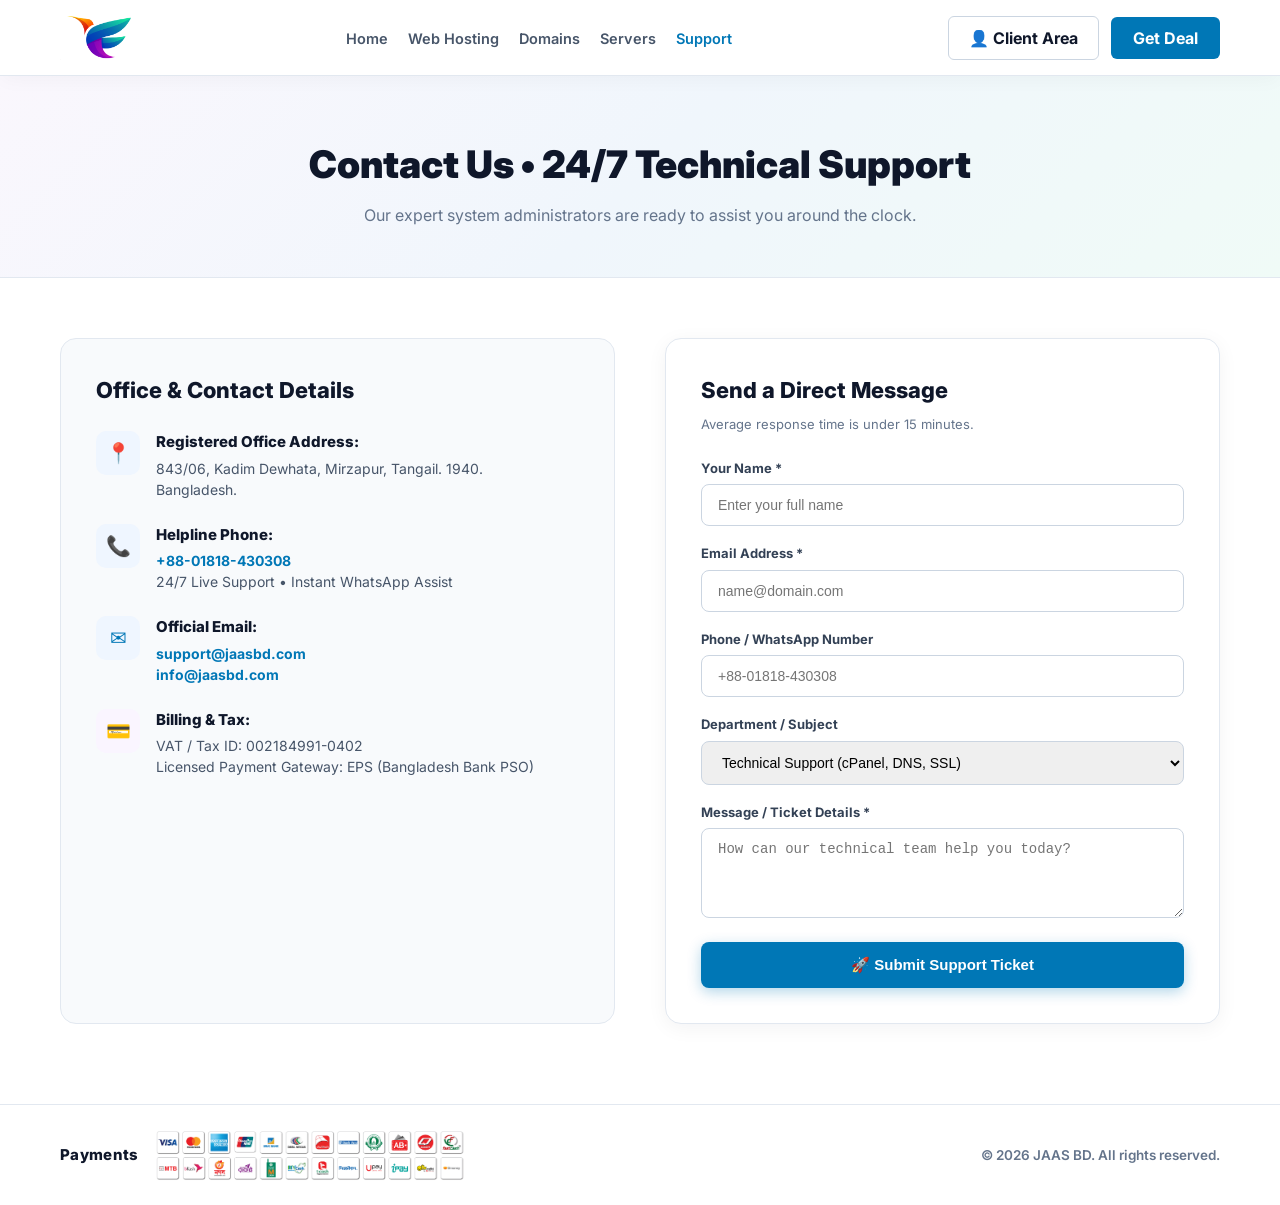
<file: contact.html>
<!DOCTYPE html>
<html lang="en">
<head>
  <meta charset="UTF-8">
  <meta name="viewport" content="width=device-width, initial-scale=1.0">
  <title>Contact &amp; 24/7 Support | JAAS BD</title>
  <link rel="preconnect" href="https://fonts.googleapis.com">
  <link rel="preconnect" href="https://fonts.gstatic.com" crossorigin>
  <link href="https://fonts.googleapis.com/css2?family=Inter:wght@400;500;600;700;800;900&display=swap" rel="stylesheet">
  <style>
    * { box-sizing: border-box; margin: 0; padding: 0; }
    body {
      font-family: 'Inter', -apple-system, BlinkMacSystemFont, 'Segoe UI', Roboto, sans-serif;
      background: #FFFFFF;
      color: #0F172A;
      line-height: 1.5;
    }
    .container { max-width: 1200px; margin: 0 auto; padding: 0 20px; }

    header {
      background: #FFFFFF;
      border-bottom: 1px solid #E2E8F0;
      position: sticky;
      top: 0;
      z-index: 100;
      box-shadow: 0 4px 20px -2px rgba(15, 23, 42, 0.04);
    }
    .header-inner {
      display: flex;
      align-items: center;
      justify-content: space-between;
      height: 75px;
      gap: 20px;
    }
    .header-inner nav {
      flex: 1;
      display: flex;
      justify-content: center;
    }
    .brand-wrap { display: flex; align-items: center; gap: 12px; text-decoration: none; flex-shrink: 0; }
    .brand-wrap img { height: 42px; width: auto; }
    .brand-name { font-size: 24px; font-weight: 900; }
    .nav-links {
      display: flex;
      align-items: center;
      justify-content: center;
      gap: 20px;
      list-style: none;
      margin: 0 auto;
      padding: 0;
    }
    .nav-links a { color: #475569; text-decoration: none; font-size: 14.5px; font-weight: 600; }
    .nav-links a:hover, .nav-links a.active { color: #0077B6; }

    .hero-banner {
      background: linear-gradient(135deg, #FAF7FD 0%, #F0F6FC 50%, #F0FBF7 100%);
      padding: 60px 0 50px;
      text-align: center;
      border-bottom: 1px solid #E2E8F0;
    }
    .hero-title { font-size: 38px; font-weight: 900; color: #0F172A; margin-bottom: 10px; }
    .hero-sub { font-size: 16px; color: #64748B; max-width: 650px; margin: 0 auto; }

    .contact-grid-2 {
      display: grid;
      grid-template-columns: 1fr 1fr;
      gap: 50px;
      margin: 60px 0 80px;
    }
    @media (max-width: 900px) { .contact-grid-2 { grid-template-columns: 1fr; } }

    .contact-card-info {
      background: #F8FAFC;
      border: 1px solid #E2E8F0;
      border-radius: 16px;
      padding: 35px;
    }
    .info-item {
      display: flex;
      align-items: flex-start;
      gap: 16px;
      margin-bottom: 24px;
    }
    .info-icon {
      width: 44px;
      height: 44px;
      border-radius: 10px;
      background: #EFF6FF;
      color: #0077B6;
      display: flex;
      align-items: center;
      justify-content: center;
      font-size: 20px;
      flex-shrink: 0;
    }
    .info-heading { font-size: 15px; font-weight: 800; color: #0F172A; margin-bottom: 4px; }
    .info-text { font-size: 14px; color: #475569; line-height: 1.5; }
    .info-text a { color: #0077B6; text-decoration: none; font-weight: 700; }

    .contact-form-box {
      background: #FFFFFF;
      border: 1px solid #E2E8F0;
      border-radius: 16px;
      padding: 35px;
      box-shadow: 0 4px 20px rgba(15, 23, 42, 0.05);
    }
    .form-group { margin-bottom: 18px; }
    .form-group label { display: block; font-size: 13px; font-weight: 700; color: #334155; margin-bottom: 6px; }
    .form-control {
      width: 100%;
      padding: 12px 16px;
      border: 1px solid #CBD5E1;
      border-radius: 8px;
      font-size: 14px;
      outline: none;
    }
    .form-control:focus { border-color: #0077B6; }

    .btn-submit {
      width: 100%;
      padding: 14px;
      background: #0077B6;
      color: #FFFFFF;
      border: none;
      border-radius: 8px;
      font-size: 15px;
      font-weight: 800;
      cursor: pointer;
      box-shadow: 0 4px 14px rgba(0, 119, 182, 0.3);
      transition: all 0.2s;
    }
    .btn-submit:hover { background: #023E8A; }

    footer {
      background: #FFFFFF;
      border-top: 1px solid #E2E8F0;
      padding: 18px 0;
      font-size: 13.5px;
      color: #64748B;
    }
    .footer-bottom-bar {
      display: flex;
      align-items: center;
      justify-content: space-between;
      flex-wrap: wrap;
      gap: 20px;
    }
    .footer-bottom-left-payments {
      display: flex;
      align-items: center;
      gap: 18px;
      flex-wrap: wrap;
    }
    .footer-payments-label {
      font-size: 15px;
      font-weight: 800;
      color: #0F172A;
      letter-spacing: 0.3px;
      white-space: nowrap;
    }
    .sslcommerz-footer-banner {
      height: 64px;
      max-height: 70px;
      width: auto;
      max-width: 100%;
      object-fit: contain;
      display: block;
    }
    .footer-bottom-right-copy {
      color: #64748B;
      font-size: 13.5px;
      font-weight: 600;
      text-align: right;
      white-space: nowrap;
    }
    @media (max-width: 800px) {
      .footer-bottom-bar {
        flex-direction: column;
        align-items: center;
        text-align: center;
        gap: 14px;
      }
      .footer-bottom-left-payments {
        justify-content: center;
      }
      .footer-bottom-right-copy {
        text-align: center;
        white-space: normal;
      }
    }
  </style>
</head>
<body>

  <header>
    <div class="container header-inner">
      <a href="index.html" class="brand-wrap">
        <img src="assets/images/jaasbd-logo.png" alt="JAAS BD" style="height:44px; width:auto;">
      </a>

      <nav>
        <ul class="nav-links">
          <li><a href="index.html">Home</a></li>
          <li><a href="hosting.html">Web Hosting</a></li>
          <li><a href="domain.html">Domains</a></li>
          <li><a href="servers.html">Servers</a></li>
          <li><a href="contact.html" class="active">Support</a></li>
        </ul>
      </nav>

      <div style="display:flex; align-items:center; gap:12px;">
        <a href="login.html" style="padding:9px 20px; border:1px solid #CBD5E1; color:#0F172A; text-decoration:none; font-weight:700; border-radius:6px;">&#128100; Client Area</a>
        <a href="order.html?plan=business-hosting" style="padding:9px 22px; background:#0077B6; color:#FFFFFF; text-decoration:none; font-weight:700; border-radius:6px;">Get Deal</a>
      </div>
    </div>
  </header>

  <div class="hero-banner">
    <div class="container">
      <h1 class="hero-title">Contact Us &bull; 24/7 Technical Support</h1>
      <p class="hero-sub">Our expert system administrators are ready to assist you around the clock.</p>
    </div>
  </div>

  <div class="container">
    <div class="contact-grid-2">

      <!-- Left Column: Single Office Info -->
      <div class="contact-card-info">
        <h2 style="font-size:22px; font-weight:800; color:#0F172A; margin-bottom:24px;">Office &amp; Contact Details</h2>

        <div class="info-item">
          <div class="info-icon">&#128205;</div>
          <div>
            <div class="info-heading">Registered Office Address:</div>
            <div class="info-text">
              843/06, Kadim Dewhata, Mirzapur, Tangail. 1940.<br>
              Bangladesh.
            </div>
          </div>
        </div>

        <div class="info-item">
          <div class="info-icon">&#128222;</div>
          <div>
            <div class="info-heading">Helpline Phone:</div>
            <div class="info-text">
              <a href="tel:+8801818430308">+88-01818-430308</a><br>
              24/7 Live Support &bull; Instant WhatsApp Assist
            </div>
          </div>
        </div>

        <div class="info-item">
          <div class="info-icon">&#9993;</div>
          <div>
            <div class="info-heading">Official Email:</div>
            <div class="info-text">
              <a href="mailto:support@jaasbd.com">support@jaasbd.com</a><br>
              <a href="mailto:info@jaasbd.com">info@jaasbd.com</a>
            </div>
          </div>
        </div>

        <div class="info-item">
          <div class="info-icon" style="background:#FAF5FF; color:#7B2CBF;">&#128179;</div>
          <div>
            <div class="info-heading">Billing &amp; Tax:</div>
            <div class="info-text">
              VAT / Tax ID: 002184991-0402<br>
              Licensed Payment Gateway: EPS (Bangladesh Bank PSO)
            </div>
          </div>
        </div>
      </div>

      <!-- Right Column: Interactive Support Ticket Form -->
      <div class="contact-form-box">
        <h2 style="font-size:22px; font-weight:800; color:#0F172A; margin-bottom:8px;">Send a Direct Message</h2>
        <p style="font-size:13px; color:#64748B; margin-bottom:24px;">Average response time is under 15 minutes.</p>

        <form onsubmit="event.preventDefault(); alert('Thank you! Your ticket has been received by JAAS BD support engineers. A confirmation email has been dispatched.'); this.reset();">
          <div class="form-group">
            <label>Your Name *</label>
            <input type="text" class="form-control" placeholder="Enter your full name" required>
          </div>
          <div class="form-group">
            <label>Email Address *</label>
            <input type="email" class="form-control" placeholder="name@domain.com" required>
          </div>
          <div class="form-group">
            <label>Phone / WhatsApp Number</label>
            <input type="text" class="form-control" placeholder="+88-01818-430308">
          </div>
          <div class="form-group">
            <label>Department / Subject</label>
            <select class="form-control">
              <option>Technical Support (cPanel, DNS, SSL)</option>
              <option>Billing &amp; Invoices</option>
              <option>Domain Registration &amp; Transfer</option>
              <option>Dedicated Server / VPS Inquiry</option>
            </select>
          </div>
          <div class="form-group">
            <label>Message / Ticket Details *</label>
            <textarea class="form-control" rows="4" placeholder="How can our technical team help you today?" required></textarea>
          </div>
          <button type="submit" class="btn-submit">&#128640; Submit Support Ticket</button>
        </form>
      </div>

    </div>
  </div>

  <!-- Footer -->
  <footer>
    <div class="container footer-bottom-bar">
      <div class="footer-bottom-left-payments">
        <span class="footer-payments-label">Payments</span>
        <img src="assets/images/pay-sslcommerz.png" alt="Accepted Payment Methods" class="sslcommerz-footer-banner">
      </div>
      <div class="footer-bottom-right-copy">
        &copy; 2026 JAAS BD. All rights reserved.
      </div>
    </div>
  </footer>

</body>
</html>
</file>
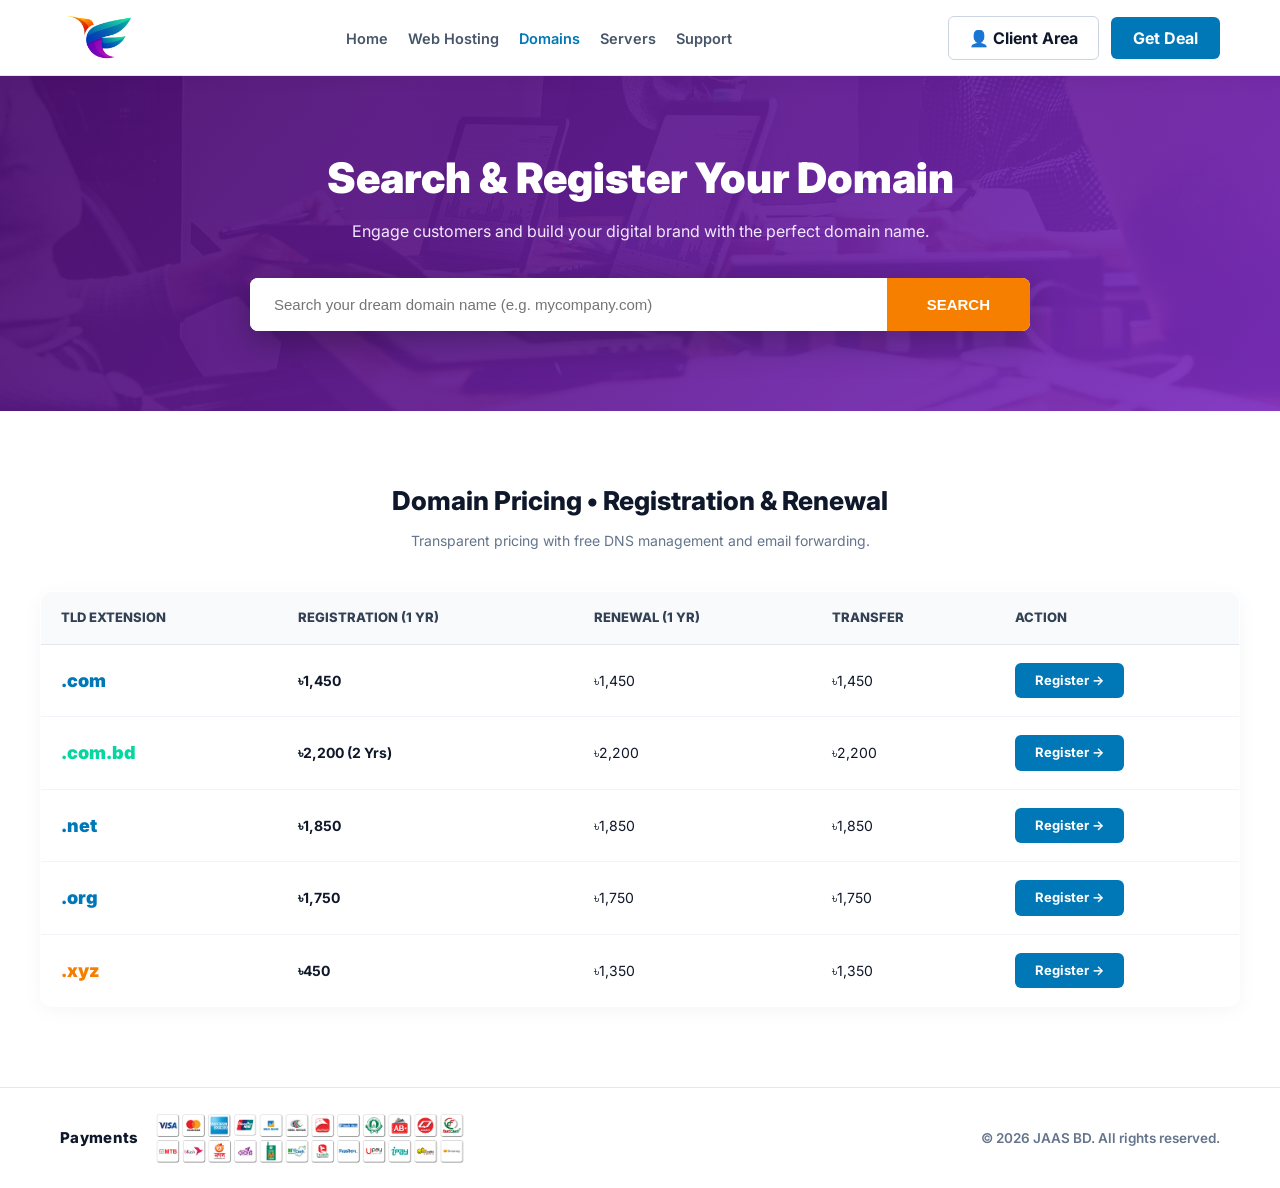
<file: domain.html>
<!DOCTYPE html>
<html lang="en">
<head>
  <meta charset="UTF-8">
  <meta name="viewport" content="width=device-width, initial-scale=1.0">
  <title>Domain Registration &bull; .COM ৳1,450 | JAAS BD</title>
  <link rel="preconnect" href="https://fonts.googleapis.com">
  <link rel="preconnect" href="https://fonts.gstatic.com" crossorigin>
  <link href="https://fonts.googleapis.com/css2?family=Inter:wght@400;500;600;700;800;900&display=swap" rel="stylesheet">
  <style>
    * { box-sizing: border-box; margin: 0; padding: 0; }
    body {
      font-family: 'Inter', -apple-system, BlinkMacSystemFont, 'Segoe UI', Roboto, sans-serif;
      background: #FFFFFF;
      color: #0F172A;
      line-height: 1.5;
    }
    .container { max-width: 1200px; margin: 0 auto; padding: 0 20px; }

    /* Header */
    header {
      background: #FFFFFF;
      border-bottom: 1px solid #E2E8F0;
      position: sticky;
      top: 0;
      z-index: 100;
      box-shadow: 0 4px 20px -2px rgba(15, 23, 42, 0.04);
    }
    .header-inner {
      display: flex;
      align-items: center;
      justify-content: space-between;
      height: 75px;
      gap: 20px;
    }
    .header-inner nav {
      flex: 1;
      display: flex;
      justify-content: center;
    }
    .brand-wrap {
      display: flex;
      align-items: center;
      gap: 12px;
      text-decoration: none;
      flex-shrink: 0;
    }
    .brand-wrap img { height: 42px; width: auto; }
    .brand-name { font-size: 24px; font-weight: 900; }
    .nav-links {
      display: flex;
      align-items: center;
      justify-content: center;
      gap: 20px;
      list-style: none;
      margin: 0 auto;
      padding: 0;
    }
    .nav-links a {
      color: #475569;
      text-decoration: none;
      font-size: 14.5px;
      font-weight: 600;
    }
    .nav-links a:hover, .nav-links a.active { color: #0077B6; }

    /* Hero */
    .domain-hero {
      background: linear-gradient(135deg, rgba(74, 14, 110, 0.94) 0%, rgba(123, 44, 191, 0.92) 100%), url('assets/images/domain-search-bg.jpg');
      background-size: cover;
      background-position: center;
      padding: 70px 0 80px;
      color: #FFFFFF;
      text-align: center;
    }
    .hero-title { font-size: 42px; font-weight: 900; margin-bottom: 10px; }
    .hero-sub { font-size: 16px; color: #F3E8FF; margin-bottom: 35px; }

    .search-box-wrap {
      max-width: 780px;
      margin: 0 auto;
      display: flex;
      box-shadow: 0 10px 35px rgba(0, 0, 0, 0.3);
      border-radius: 8px;
      overflow: hidden;
      background: #FFFFFF;
    }
    .search-box-input {
      flex: 1;
      border: none;
      padding: 18px 24px;
      font-size: 15px;
      outline: none;
    }
    .btn-search {
      background: #F77F00;
      color: #FFFFFF;
      font-size: 15px;
      font-weight: 800;
      padding: 0 40px;
      border: none;
      cursor: pointer;
      transition: background 0.2s;
    }
    .btn-search:hover { background: #E85D04; }

    /* Domain Pricing Table */
    .pricing-table-section {
      padding: 70px 0 80px;
    }
    .table-title {
      font-size: 26px;
      font-weight: 800;
      text-align: center;
      margin-bottom: 10px;
    }
    .table-sub {
      text-align: center;
      font-size: 14px;
      color: #64748B;
      margin-bottom: 40px;
    }
    .domain-table {
      width: 100%;
      border-collapse: collapse;
      border: 1px solid #E2E8F0;
      border-radius: 12px;
      overflow: hidden;
      box-shadow: 0 4px 20px rgba(15, 23, 42, 0.04);
    }
    .domain-table th {
      background: #F8FAFC;
      padding: 16px 20px;
      font-size: 13px;
      font-weight: 800;
      color: #334155;
      text-transform: uppercase;
      text-align: left;
      border-bottom: 1px solid #E2E8F0;
    }
    .domain-table td {
      padding: 18px 20px;
      border-bottom: 1px solid #F1F5F9;
      font-size: 14px;
    }
    .ext-badge {
      font-size: 18px;
      font-weight: 900;
      color: #0077B6;
    }
    .btn-order-dom {
      background: #0077B6;
      color: #FFFFFF;
      padding: 8px 20px;
      border-radius: 6px;
      text-decoration: none;
      font-weight: 700;
      font-size: 13px;
      display: inline-block;
      transition: background 0.2s;
    }
    .btn-order-dom:hover { background: #023E8A; }

    footer {
      background: #FFFFFF;
      border-top: 1px solid #E2E8F0;
      padding: 18px 0;
      font-size: 13.5px;
      color: #64748B;
    }
    .footer-bottom-bar {
      display: flex;
      align-items: center;
      justify-content: space-between;
      flex-wrap: wrap;
      gap: 20px;
    }
    .footer-bottom-left-payments {
      display: flex;
      align-items: center;
      gap: 18px;
      flex-wrap: wrap;
    }
    .footer-payments-label {
      font-size: 15px;
      font-weight: 800;
      color: #0F172A;
      letter-spacing: 0.3px;
      white-space: nowrap;
    }
    .sslcommerz-footer-banner {
      height: 64px;
      max-height: 70px;
      width: auto;
      max-width: 100%;
      object-fit: contain;
      display: block;
    }
    .footer-bottom-right-copy {
      color: #64748B;
      font-size: 13.5px;
      font-weight: 600;
      text-align: right;
      white-space: nowrap;
    }
    @media (max-width: 800px) {
      .footer-bottom-bar {
        flex-direction: column;
        align-items: center;
        text-align: center;
        gap: 14px;
      }
      .footer-bottom-left-payments {
        justify-content: center;
      }
      .footer-bottom-right-copy {
        text-align: center;
        white-space: normal;
      }
    }
  </style>
</head>
<body>

  <header>
    <div class="container header-inner">
      <a href="index.html" class="brand-wrap">
        <img src="assets/images/jaasbd-logo.png" alt="JAAS BD" style="height:44px; width:auto;">
      </a>

      <nav>
        <ul class="nav-links">
          <li><a href="index.html">Home</a></li>
          <li><a href="hosting.html">Web Hosting</a></li>
          <li><a href="domain.html" class="active">Domains</a></li>
          <li><a href="servers.html">Servers</a></li>
          <li><a href="contact.html">Support</a></li>
        </ul>
      </nav>

      <div style="display:flex; align-items:center; gap:12px;">
        <a href="login.html" style="padding:9px 20px; border:1px solid #CBD5E1; color:#0F172A; text-decoration:none; font-weight:700; border-radius:6px;">&#128100; Client Area</a>
        <a href="order.html?plan=business-hosting" style="padding:9px 22px; background:#0077B6; color:#FFFFFF; text-decoration:none; font-weight:700; border-radius:6px;">Get Deal</a>
      </div>
    </div>
  </header>

  <div class="domain-hero">
    <div class="container">
      <h1 class="hero-title">Search &amp; Register Your Domain</h1>
      <p class="hero-sub">Engage customers and build your digital brand with the perfect domain name.</p>

      <form class="search-box-wrap" onsubmit="event.preventDefault(); window.location.href='order.html?plan=domain-registration';">
        <input type="text" class="search-box-input" placeholder="Search your dream domain name (e.g. mycompany.com)">
        <button type="submit" class="btn-search">SEARCH</button>
      </form>
    </div>
  </div>

  <div class="container pricing-table-section">
    <h2 class="table-title">Domain Pricing &bull; Registration &amp; Renewal</h2>
    <p class="table-sub">Transparent pricing with free DNS management and email forwarding.</p>

    <table class="domain-table">
      <thead>
        <tr>
          <th>TLD Extension</th>
          <th>Registration (1 Yr)</th>
          <th>Renewal (1 Yr)</th>
          <th>Transfer</th>
          <th>Action</th>
        </tr>
      </thead>
      <tbody>
        <tr>
          <td><span class="ext-badge">.com</span></td>
          <td><strong>৳1,450</strong></td>
          <td>৳1,450</td>
          <td>৳1,450</td>
          <td><a href="order.html?plan=domain-registration" class="btn-order-dom">Register &rarr;</a></td>
        </tr>
        <tr>
          <td><span class="ext-badge" style="color:#06D6A0;">.com.bd</span></td>
          <td><strong>৳2,200 (2 Yrs)</strong></td>
          <td>৳2,200</td>
          <td>৳2,200</td>
          <td><a href="order.html?plan=domain-registration" class="btn-order-dom">Register &rarr;</a></td>
        </tr>
        <tr>
          <td><span class="ext-badge">.net</span></td>
          <td><strong>৳1,850</strong></td>
          <td>৳1,850</td>
          <td>৳1,850</td>
          <td><a href="order.html?plan=domain-registration" class="btn-order-dom">Register &rarr;</a></td>
        </tr>
        <tr>
          <td><span class="ext-badge">.org</span></td>
          <td><strong>৳1,750</strong></td>
          <td>৳1,750</td>
          <td>৳1,750</td>
          <td><a href="order.html?plan=domain-registration" class="btn-order-dom">Register &rarr;</a></td>
        </tr>
        <tr>
          <td><span class="ext-badge" style="color:#F77F00;">.xyz</span></td>
          <td><strong>৳450</strong></td>
          <td>৳1,350</td>
          <td>৳1,350</td>
          <td><a href="order.html?plan=domain-registration" class="btn-order-dom">Register &rarr;</a></td>
        </tr>
      </tbody>
    </table>
  </div>

  <!-- Footer -->
  <footer>
    <div class="container footer-bottom-bar">
      <div class="footer-bottom-left-payments">
        <span class="footer-payments-label">Payments</span>
        <img src="assets/images/pay-sslcommerz.png" alt="Accepted Payment Methods" class="sslcommerz-footer-banner">
      </div>
      <div class="footer-bottom-right-copy">
        &copy; 2026 JAAS BD. All rights reserved.
      </div>
    </div>
  </footer>

</body>
</html>
</file>
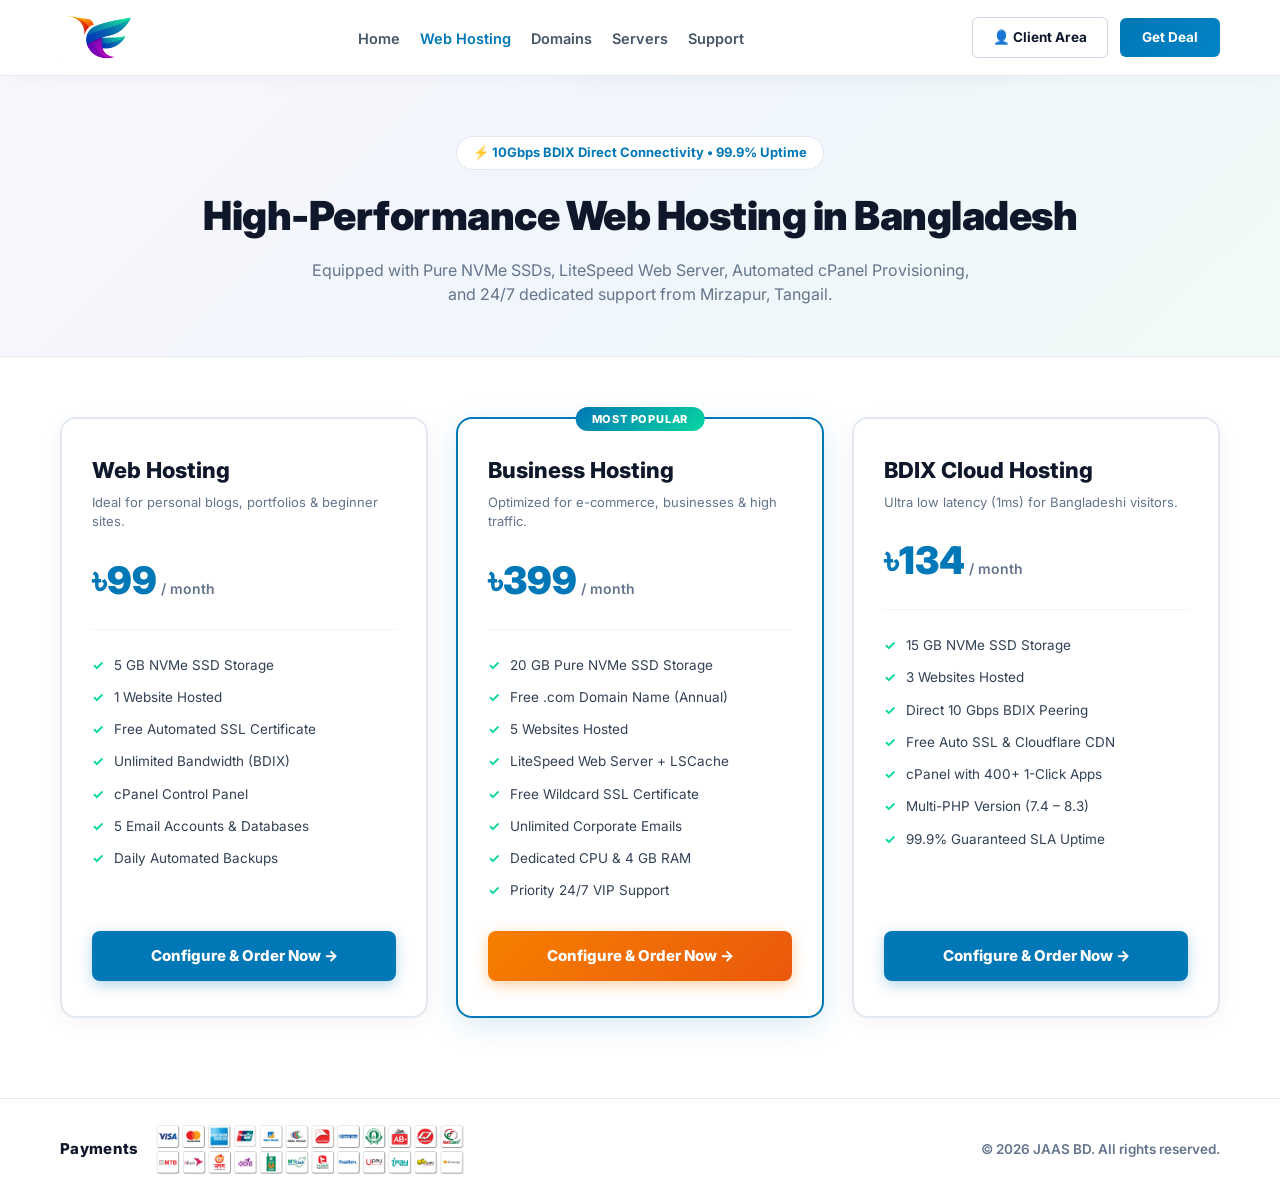
<file: hosting.html>
<!DOCTYPE html>
<html lang="en">
<head>
  <meta charset="UTF-8">
  <meta name="viewport" content="width=device-width, initial-scale=1.0">
  <title>Web Hosting Plans &bull; BDIX 10Gbps NVMe | JAAS BD</title>
  <link rel="preconnect" href="https://fonts.googleapis.com">
  <link rel="preconnect" href="https://fonts.gstatic.com" crossorigin>
  <link href="https://fonts.googleapis.com/css2?family=Inter:wght@400;500;600;700;800;900&display=swap" rel="stylesheet">
  <style>
    * { box-sizing: border-box; margin: 0; padding: 0; }
    body {
      font-family: 'Inter', -apple-system, BlinkMacSystemFont, 'Segoe UI', Roboto, sans-serif;
      background: #FFFFFF;
      color: #0F172A;
      line-height: 1.5;
    }
    .container { max-width: 1200px; margin: 0 auto; padding: 0 20px; }

    /* Header */
    header {
      background: #FFFFFF;
      border-bottom: 1px solid #E2E8F0;
      position: sticky;
      top: 0;
      z-index: 100;
      box-shadow: 0 4px 20px -2px rgba(15, 23, 42, 0.04);
    }
    .header-inner {
      display: flex;
      align-items: center;
      justify-content: space-between;
      height: 75px;
      gap: 20px;
    }
    .header-inner nav {
      flex: 1;
      display: flex;
      justify-content: center;
    }
    .brand-wrap {
      display: flex;
      align-items: center;
      gap: 12px;
      text-decoration: none;
      flex-shrink: 0;
    }
    .brand-wrap img { height: 42px; width: auto; }
    .brand-name { font-size: 24px; font-weight: 900; }
    .nav-links {
      display: flex;
      align-items: center;
      justify-content: center;
      gap: 20px;
      list-style: none;
      margin: 0 auto;
      padding: 0;
    }
    .nav-links a {
      color: #475569;
      text-decoration: none;
      font-size: 14.5px;
      font-weight: 600;
      transition: color 0.2s;
    }
    .nav-links a:hover, .nav-links a.active { color: #0077B6; }

    .btn-login {
      padding: 9px 20px;
      border: 1px solid #CBD5E1;
      background: #FFFFFF;
      color: #0F172A;
      font-weight: 700;
      border-radius: 6px;
      text-decoration: none;
      font-size: 13.5px;
    }
    .btn-deal {
      padding: 9px 22px;
      background: linear-gradient(135deg, #0077B6 0%, #0284C7 100%);
      color: #FFFFFF;
      font-weight: 700;
      border-radius: 6px;
      text-decoration: none;
      font-size: 13.5px;
    }

    /* Page Hero Banner */
    .page-hero {
      background: linear-gradient(135deg, #FAF7FD 0%, #F0F6FC 50%, #F0FBF7 100%);
      padding: 60px 0 50px;
      text-align: center;
      border-bottom: 1px solid #E2E8F0;
    }
    .hero-badge {
      display: inline-flex;
      align-items: center;
      gap: 8px;
      padding: 6px 16px;
      background: #FFFFFF;
      border: 1px solid #E2E8F0;
      border-radius: 999px;
      font-size: 13px;
      font-weight: 700;
      color: #0077B6;
      margin-bottom: 16px;
    }
    .hero-title {
      font-size: 40px;
      font-weight: 900;
      color: #0F172A;
      letter-spacing: -0.5px;
      margin-bottom: 12px;
    }
    .hero-desc {
      font-size: 16px;
      color: #64748B;
      max-width: 680px;
      margin: 0 auto;
    }

    /* Pricing Plans Grid */
    .pricing-grid-3 {
      display: grid;
      grid-template-columns: repeat(3, 1fr);
      gap: 28px;
      margin: 60px 0 80px;
    }
    @media (max-width: 900px) {
      .pricing-grid-3 { grid-template-columns: 1fr; }
    }
    .plan-card {
      background: #FFFFFF;
      border: 2px solid #E2E8F0;
      border-radius: 16px;
      padding: 35px 30px;
      box-shadow: 0 4px 20px rgba(15, 23, 42, 0.05);
      position: relative;
      transition: all 0.2s ease;
      display: flex;
      flex-direction: column;
      justify-content: space-between;
    }
    .plan-card:hover {
      border-color: #0077B6;
      transform: translateY(-4px);
      box-shadow: 0 12px 35px rgba(0, 119, 182, 0.12);
    }
    .plan-card.featured {
      border-color: #0077B6;
      box-shadow: 0 8px 30px rgba(0, 119, 182, 0.15);
    }
    .featured-tag {
      position: absolute;
      top: -12px;
      left: 50%;
      transform: translateX(-50%);
      background: linear-gradient(135deg, #0077B6, #06D6A0);
      color: #FFFFFF;
      font-size: 11px;
      font-weight: 800;
      padding: 4px 16px;
      border-radius: 999px;
      text-transform: uppercase;
      letter-spacing: 0.8px;
    }
    .plan-title {
      font-size: 22px;
      font-weight: 800;
      color: #0F172A;
      margin-bottom: 6px;
    }
    .plan-subtitle {
      font-size: 13px;
      color: #64748B;
      margin-bottom: 20px;
    }
    .plan-price-wrap {
      margin-bottom: 25px;
      padding-bottom: 20px;
      border-bottom: 1px solid #F1F5F9;
    }
    .price-num {
      font-size: 38px;
      font-weight: 900;
      color: #0077B6;
    }
    .price-period {
      font-size: 14px;
      color: #64748B;
      font-weight: 600;
    }
    .plan-features-list {
      list-style: none;
      margin-bottom: 30px;
    }
    .plan-features-list li {
      font-size: 13.5px;
      color: #334155;
      margin-bottom: 12px;
      display: flex;
      align-items: center;
      gap: 10px;
    }
    .plan-features-list li b {
      color: #06D6A0;
    }

    .btn-plan-order {
      display: block;
      width: 100%;
      padding: 14px;
      text-align: center;
      border-radius: 8px;
      font-size: 15px;
      font-weight: 800;
      text-decoration: none;
      transition: all 0.2s;
    }
    .btn-plan-order.primary {
      background: linear-gradient(135deg, #F77F00, #EA580C);
      color: #FFFFFF;
      box-shadow: 0 4px 14px rgba(247, 127, 0, 0.35);
    }
    .btn-plan-order.primary:hover {
      background: #E85D04;
      transform: translateY(-2px);
    }
    .btn-plan-order.secondary {
      background: #0077B6;
      color: #FFFFFF;
      box-shadow: 0 4px 14px rgba(0, 119, 182, 0.3);
    }
    .btn-plan-order.secondary:hover {
      background: #023E8A;
      transform: translateY(-2px);
    }

    /* Footer */
    footer {
      background: #FFFFFF;
      border-top: 1px solid #E2E8F0;
      padding: 18px 0;
      font-size: 13.5px;
      color: #64748B;
    }
    .footer-bottom-bar {
      display: flex;
      align-items: center;
      justify-content: space-between;
      flex-wrap: wrap;
      gap: 20px;
    }
    .footer-bottom-left-payments {
      display: flex;
      align-items: center;
      gap: 18px;
      flex-wrap: wrap;
    }
    .footer-payments-label {
      font-size: 15px;
      font-weight: 800;
      color: #0F172A;
      letter-spacing: 0.3px;
      white-space: nowrap;
    }
    .sslcommerz-footer-banner {
      height: 64px;
      max-height: 70px;
      width: auto;
      max-width: 100%;
      object-fit: contain;
      display: block;
    }
    .footer-bottom-right-copy {
      color: #64748B;
      font-size: 13.5px;
      font-weight: 600;
      text-align: right;
      white-space: nowrap;
    }
    @media (max-width: 800px) {
      .footer-bottom-bar {
        flex-direction: column;
        align-items: center;
        text-align: center;
        gap: 14px;
      }
      .footer-bottom-left-payments {
        justify-content: center;
      }
      .footer-bottom-right-copy {
        text-align: center;
        white-space: normal;
      }
    }
  </style>
</head>
<body>

  <!-- Top Header -->
  <header>
    <div class="container header-inner">
      <a href="index.html" class="brand-wrap">
        <img src="assets/images/jaasbd-logo.png" alt="JAAS BD" style="height:44px; width:auto;">
      </a>

      <nav>
        <ul class="nav-links">
          <li><a href="index.html">Home</a></li>
          <li><a href="hosting.html" class="active">Web Hosting</a></li>
          <li><a href="domain.html">Domains</a></li>
          <li><a href="servers.html">Servers</a></li>
          <li><a href="contact.html">Support</a></li>
        </ul>
      </nav>

      <div style="display:flex; align-items:center; gap:12px;">
        <a href="login.html" class="btn-login">&#128100; Client Area</a>
        <a href="order.html?plan=business-hosting" class="btn-deal">Get Deal</a>
      </div>
    </div>
  </header>

  <!-- Hero Banner -->
  <div class="page-hero">
    <div class="container">
      <div class="hero-badge">&#9889; 10Gbps BDIX Direct Connectivity &bull; 99.9% Uptime</div>
      <h1 class="hero-title">High-Performance Web Hosting in Bangladesh</h1>
      <p class="hero-desc">
        Equipped with Pure NVMe SSDs, LiteSpeed Web Server, Automated cPanel Provisioning, and 24/7 dedicated support from Mirzapur, Tangail.
      </p>
    </div>
  </div>

  <!-- Pricing Cards -->
  <div class="container">
    <div class="pricing-grid-3">

      <!-- Plan 1: Web Hosting -->
      <div class="plan-card">
        <div>
          <h3 class="plan-title">Web Hosting</h3>
          <p class="plan-subtitle">Ideal for personal blogs, portfolios &amp; beginner sites.</p>
          <div class="plan-price-wrap">
            <span class="price-num">৳99</span>
            <span class="price-period">/ month</span>
          </div>
          <ul class="plan-features-list">
            <li><b>✓</b> 5 GB NVMe SSD Storage</li>
            <li><b>✓</b> 1 Website Hosted</li>
            <li><b>✓</b> Free Automated SSL Certificate</li>
            <li><b>✓</b> Unlimited Bandwidth (BDIX)</li>
            <li><b>✓</b> cPanel Control Panel</li>
            <li><b>✓</b> 5 Email Accounts &amp; Databases</li>
            <li><b>✓</b> Daily Automated Backups</li>
          </ul>
        </div>
        <a href="order.html?plan=web-hosting" class="btn-plan-order secondary">
          Configure &amp; Order Now &rarr;
        </a>
      </div>

      <!-- Plan 2: Business Hosting (Featured) -->
      <div class="plan-card featured">
        <div class="featured-tag">Most Popular</div>
        <div>
          <h3 class="plan-title">Business Hosting</h3>
          <p class="plan-subtitle">Optimized for e-commerce, businesses &amp; high traffic.</p>
          <div class="plan-price-wrap">
            <span class="price-num">৳399</span>
            <span class="price-period">/ month</span>
          </div>
          <ul class="plan-features-list">
            <li><b>✓</b> 20 GB Pure NVMe SSD Storage</li>
            <li><b>✓</b> Free .com Domain Name (Annual)</li>
            <li><b>✓</b> 5 Websites Hosted</li>
            <li><b>✓</b> LiteSpeed Web Server + LSCache</li>
            <li><b>✓</b> Free Wildcard SSL Certificate</li>
            <li><b>✓</b> Unlimited Corporate Emails</li>
            <li><b>✓</b> Dedicated CPU &amp; 4 GB RAM</li>
            <li><b>✓</b> Priority 24/7 VIP Support</li>
          </ul>
        </div>
        <a href="order.html?plan=business-hosting" class="btn-plan-order primary">
          Configure &amp; Order Now &rarr;
        </a>
      </div>

      <!-- Plan 3: BDIX Cloud Hosting -->
      <div class="plan-card">
        <div>
          <h3 class="plan-title">BDIX Cloud Hosting</h3>
          <p class="plan-subtitle">Ultra low latency (1ms) for Bangladeshi visitors.</p>
          <div class="plan-price-wrap">
            <span class="price-num">৳134</span>
            <span class="price-period">/ month</span>
          </div>
          <ul class="plan-features-list">
            <li><b>✓</b> 15 GB NVMe SSD Storage</li>
            <li><b>✓</b> 3 Websites Hosted</li>
            <li><b>✓</b> Direct 10 Gbps BDIX Peering</li>
            <li><b>✓</b> Free Auto SSL &amp; Cloudflare CDN</li>
            <li><b>✓</b> cPanel with 400+ 1-Click Apps</li>
            <li><b>✓</b> Multi-PHP Version (7.4 &ndash; 8.3)</li>
            <li><b>✓</b> 99.9% Guaranteed SLA Uptime</li>
          </ul>
        </div>
        <a href="order.html?plan=bdix-hosting" class="btn-plan-order secondary">
          Configure &amp; Order Now &rarr;
        </a>
      </div>

    </div>
  </div>

  <!-- Footer -->
  <footer>
    <div class="container footer-bottom-bar">
      <div class="footer-bottom-left-payments">
        <span class="footer-payments-label">Payments</span>
        <img src="assets/images/pay-sslcommerz.png" alt="Accepted Payment Methods" class="sslcommerz-footer-banner">
      </div>
      <div class="footer-bottom-right-copy">
        &copy; 2026 JAAS BD. All rights reserved.
      </div>
    </div>
  </footer>

</body>
</html>
</file>
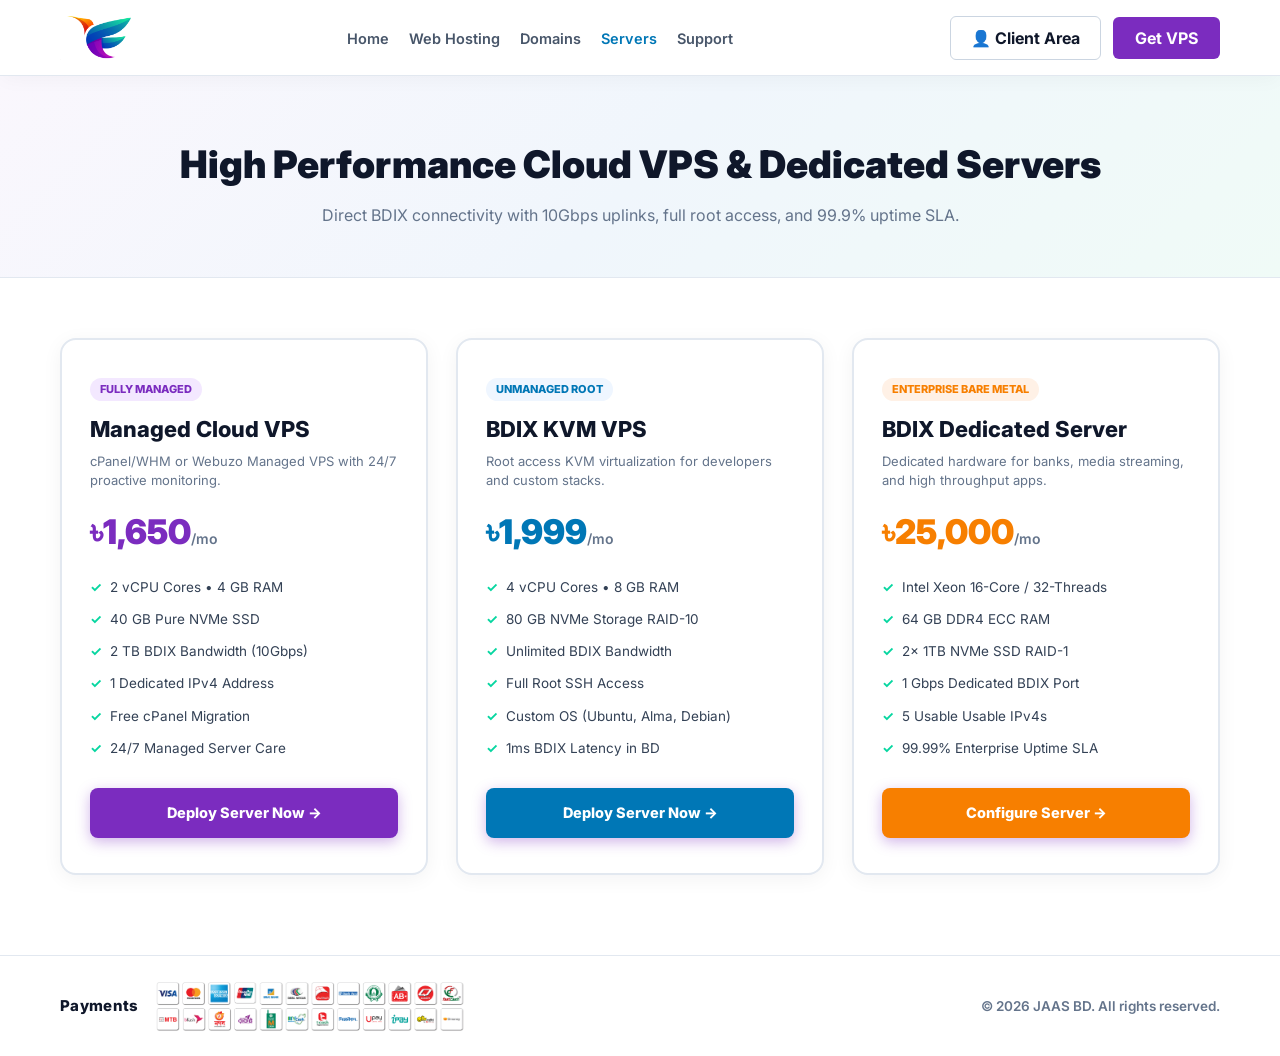
<file: servers.html>
<!DOCTYPE html>
<html lang="en">
<head>
  <meta charset="UTF-8">
  <meta name="viewport" content="width=device-width, initial-scale=1.0">
  <title>Cloud &amp; Dedicated Servers &bull; BDIX 10Gbps | JAAS BD</title>
  <link rel="preconnect" href="https://fonts.googleapis.com">
  <link rel="preconnect" href="https://fonts.gstatic.com" crossorigin>
  <link href="https://fonts.googleapis.com/css2?family=Inter:wght@400;500;600;700;800;900&display=swap" rel="stylesheet">
  <style>
    * { box-sizing: border-box; margin: 0; padding: 0; }
    body {
      font-family: 'Inter', -apple-system, BlinkMacSystemFont, 'Segoe UI', Roboto, sans-serif;
      background: #FFFFFF;
      color: #0F172A;
      line-height: 1.5;
    }
    .container { max-width: 1200px; margin: 0 auto; padding: 0 20px; }

    header {
      background: #FFFFFF;
      border-bottom: 1px solid #E2E8F0;
      position: sticky;
      top: 0;
      z-index: 100;
      box-shadow: 0 4px 20px -2px rgba(15, 23, 42, 0.04);
    }
    .header-inner {
      display: flex;
      align-items: center;
      justify-content: space-between;
      height: 75px;
      gap: 20px;
    }
    .header-inner nav {
      flex: 1;
      display: flex;
      justify-content: center;
    }
    .brand-wrap { display: flex; align-items: center; gap: 12px; text-decoration: none; flex-shrink: 0; }
    .brand-wrap img { height: 42px; width: auto; }
    .brand-name { font-size: 24px; font-weight: 900; }
    .nav-links {
      display: flex;
      align-items: center;
      justify-content: center;
      gap: 20px;
      list-style: none;
      margin: 0 auto;
      padding: 0;
    }
    .nav-links a { color: #475569; text-decoration: none; font-size: 14.5px; font-weight: 600; }
    .nav-links a:hover, .nav-links a.active { color: #0077B6; }

    .hero-banner {
      background: linear-gradient(135deg, #FAF7FD 0%, #F0F6FC 50%, #F0FBF7 100%);
      padding: 60px 0 50px;
      text-align: center;
      border-bottom: 1px solid #E2E8F0;
    }
    .hero-title { font-size: 38px; font-weight: 900; color: #0F172A; margin-bottom: 10px; }
    .hero-sub { font-size: 16px; color: #64748B; max-width: 650px; margin: 0 auto; }

    .servers-grid {
      display: grid;
      grid-template-columns: repeat(3, 1fr);
      gap: 28px;
      margin: 60px 0 80px;
    }
    @media (max-width: 900px) { .servers-grid { grid-template-columns: 1fr; } }
    .server-card {
      background: #FFFFFF;
      border: 2px solid #E2E8F0;
      border-radius: 16px;
      padding: 35px 28px;
      box-shadow: 0 4px 20px rgba(15, 23, 42, 0.05);
      transition: all 0.2s;
      display: flex;
      flex-direction: column;
      justify-content: space-between;
    }
    .server-card:hover {
      border-color: #7B2CBF;
      transform: translateY(-4px);
      box-shadow: 0 12px 30px rgba(123, 44, 191, 0.12);
    }
    .card-tag {
      font-size: 11px;
      font-weight: 800;
      padding: 3px 10px;
      border-radius: 12px;
      background: #F3E8FF;
      color: #7B2CBF;
      display: inline-block;
      margin-bottom: 12px;
      text-transform: uppercase;
    }
    .server-title { font-size: 22px; font-weight: 800; color: #0F172A; margin-bottom: 6px; }
    .server-price { font-size: 34px; font-weight: 900; color: #7B2CBF; margin: 15px 0 20px; }
    .server-features { list-style: none; margin-bottom: 30px; }
    .server-features li { margin-bottom: 12px; font-size: 13.5px; color: #334155; display: flex; align-items: center; gap: 8px; }
    .server-features li b { color: #06D6A0; }

    .btn-server-order {
      background: #7B2CBF;
      color: #FFFFFF;
      text-align: center;
      padding: 14px;
      border-radius: 8px;
      font-size: 14.5px;
      font-weight: 800;
      text-decoration: none;
      box-shadow: 0 4px 14px rgba(123, 44, 191, 0.35);
      transition: all 0.2s;
    }
    .btn-server-order:hover { background: #5A189A; transform: translateY(-2px); }

    footer {
      background: #FFFFFF;
      border-top: 1px solid #E2E8F0;
      padding: 18px 0;
      font-size: 13.5px;
      color: #64748B;
    }
    .footer-bottom-bar {
      display: flex;
      align-items: center;
      justify-content: space-between;
      flex-wrap: wrap;
      gap: 20px;
    }
    .footer-bottom-left-payments {
      display: flex;
      align-items: center;
      gap: 18px;
      flex-wrap: wrap;
    }
    .footer-payments-label {
      font-size: 15px;
      font-weight: 800;
      color: #0F172A;
      letter-spacing: 0.3px;
      white-space: nowrap;
    }
    .sslcommerz-footer-banner {
      height: 64px;
      max-height: 70px;
      width: auto;
      max-width: 100%;
      object-fit: contain;
      display: block;
    }
    .footer-bottom-right-copy {
      color: #64748B;
      font-size: 13.5px;
      font-weight: 600;
      text-align: right;
      white-space: nowrap;
    }
    @media (max-width: 800px) {
      .footer-bottom-bar {
        flex-direction: column;
        align-items: center;
        text-align: center;
        gap: 14px;
      }
      .footer-bottom-left-payments {
        justify-content: center;
      }
      .footer-bottom-right-copy {
        text-align: center;
        white-space: normal;
      }
    }
  </style>
</head>
<body>

  <header>
    <div class="container header-inner">
      <a href="index.html" class="brand-wrap">
        <img src="assets/images/jaasbd-logo.png" alt="JAAS BD" style="height:44px; width:auto;">
      </a>

      <nav>
        <ul class="nav-links">
          <li><a href="index.html">Home</a></li>
          <li><a href="hosting.html">Web Hosting</a></li>
          <li><a href="domain.html">Domains</a></li>
          <li><a href="servers.html" class="active">Servers</a></li>
          <li><a href="contact.html">Support</a></li>
        </ul>
      </nav>

      <div style="display:flex; align-items:center; gap:12px;">
        <a href="login.html" style="padding:9px 20px; border:1px solid #CBD5E1; color:#0F172A; text-decoration:none; font-weight:700; border-radius:6px;">&#128100; Client Area</a>
        <a href="order.html?plan=managed-vps" style="padding:9px 22px; background:#7B2CBF; color:#FFFFFF; text-decoration:none; font-weight:700; border-radius:6px;">Get VPS</a>
      </div>
    </div>
  </header>

  <div class="hero-banner">
    <div class="container">
      <h1 class="hero-title">High Performance Cloud VPS &amp; Dedicated Servers</h1>
      <p class="hero-sub">Direct BDIX connectivity with 10Gbps uplinks, full root access, and 99.9% uptime SLA.</p>
    </div>
  </div>

  <div class="container">
    <div class="servers-grid">

      <!-- Managed Cloud VPS -->
      <div class="server-card">
        <div>
          <span class="card-tag">Fully Managed</span>
          <h3 class="server-title">Managed Cloud VPS</h3>
          <p style="font-size:13px; color:#64748B;">cPanel/WHM or Webuzo Managed VPS with 24/7 proactive monitoring.</p>
          <div class="server-price">৳1,650<span style="font-size:14px; color:#64748B; font-weight:600;">/mo</span></div>
          <ul class="server-features">
            <li><b>✓</b> 2 vCPU Cores &bull; 4 GB RAM</li>
            <li><b>✓</b> 40 GB Pure NVMe SSD</li>
            <li><b>✓</b> 2 TB BDIX Bandwidth (10Gbps)</li>
            <li><b>✓</b> 1 Dedicated IPv4 Address</li>
            <li><b>✓</b> Free cPanel Migration</li>
            <li><b>✓</b> 24/7 Managed Server Care</li>
          </ul>
        </div>
        <a href="order.html?plan=managed-vps" class="btn-server-order">Deploy Server Now &rarr;</a>
      </div>

      <!-- BDIX KVM VPS -->
      <div class="server-card">
        <div>
          <span class="card-tag" style="background:#EFF6FF; color:#0077B6;">Unmanaged Root</span>
          <h3 class="server-title">BDIX KVM VPS</h3>
          <p style="font-size:13px; color:#64748B;">Root access KVM virtualization for developers and custom stacks.</p>
          <div class="server-price" style="color:#0077B6;">৳1,999<span style="font-size:14px; color:#64748B; font-weight:600;">/mo</span></div>
          <ul class="server-features">
            <li><b>✓</b> 4 vCPU Cores &bull; 8 GB RAM</li>
            <li><b>✓</b> 80 GB NVMe Storage RAID-10</li>
            <li><b>✓</b> Unlimited BDIX Bandwidth</li>
            <li><b>✓</b> Full Root SSH Access</li>
            <li><b>✓</b> Custom OS (Ubuntu, Alma, Debian)</li>
            <li><b>✓</b> 1ms BDIX Latency in BD</li>
          </ul>
        </div>
        <a href="order.html?plan=managed-vps" class="btn-server-order" style="background:#0077B6;">Deploy Server Now &rarr;</a>
      </div>

      <!-- BDIX Dedicated Server -->
      <div class="server-card">
        <div>
          <span class="card-tag" style="background:#FFF1E6; color:#F77F00;">Enterprise Bare Metal</span>
          <h3 class="server-title">BDIX Dedicated Server</h3>
          <p style="font-size:13px; color:#64748B;">Dedicated hardware for banks, media streaming, and high throughput apps.</p>
          <div class="server-price" style="color:#F77F00;">৳25,000<span style="font-size:14px; color:#64748B; font-weight:600;">/mo</span></div>
          <ul class="server-features">
            <li><b>✓</b> Intel Xeon 16-Core / 32-Threads</li>
            <li><b>✓</b> 64 GB DDR4 ECC RAM</li>
            <li><b>✓</b> 2x 1TB NVMe SSD RAID-1</li>
            <li><b>✓</b> 1 Gbps Dedicated BDIX Port</li>
            <li><b>✓</b> 5 Usable Usable IPv4s</li>
            <li><b>✓</b> 99.99% Enterprise Uptime SLA</li>
          </ul>
        </div>
        <a href="order.html?plan=managed-vps" class="btn-server-order" style="background:#F77F00;">Configure Server &rarr;</a>
      </div>

    </div>
  </div>

  <!-- Footer -->
  <footer>
    <div class="container footer-bottom-bar">
      <div class="footer-bottom-left-payments">
        <span class="footer-payments-label">Payments</span>
        <img src="assets/images/pay-sslcommerz.png" alt="Accepted Payment Methods" class="sslcommerz-footer-banner">
      </div>
      <div class="footer-bottom-right-copy">
        &copy; 2026 JAAS BD. All rights reserved.
      </div>
    </div>
  </footer>

</body>
</html>
</file>
